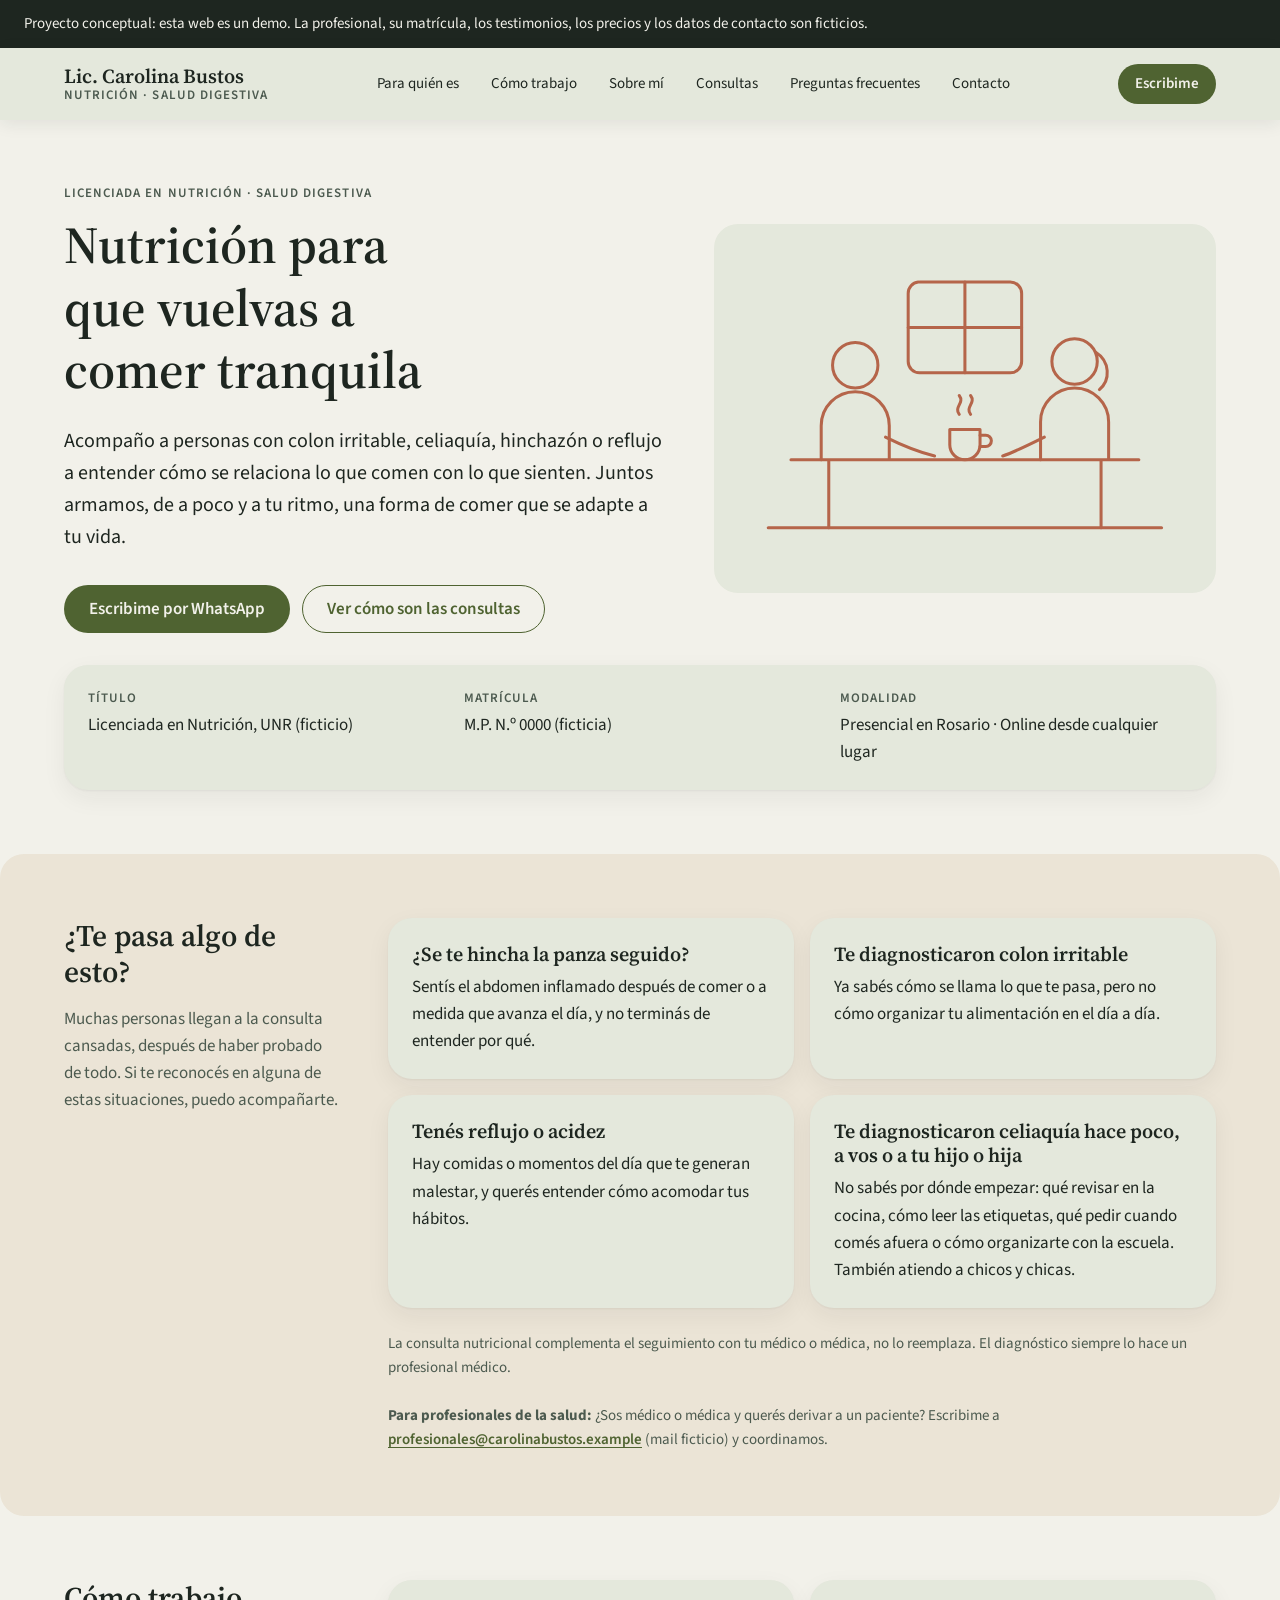
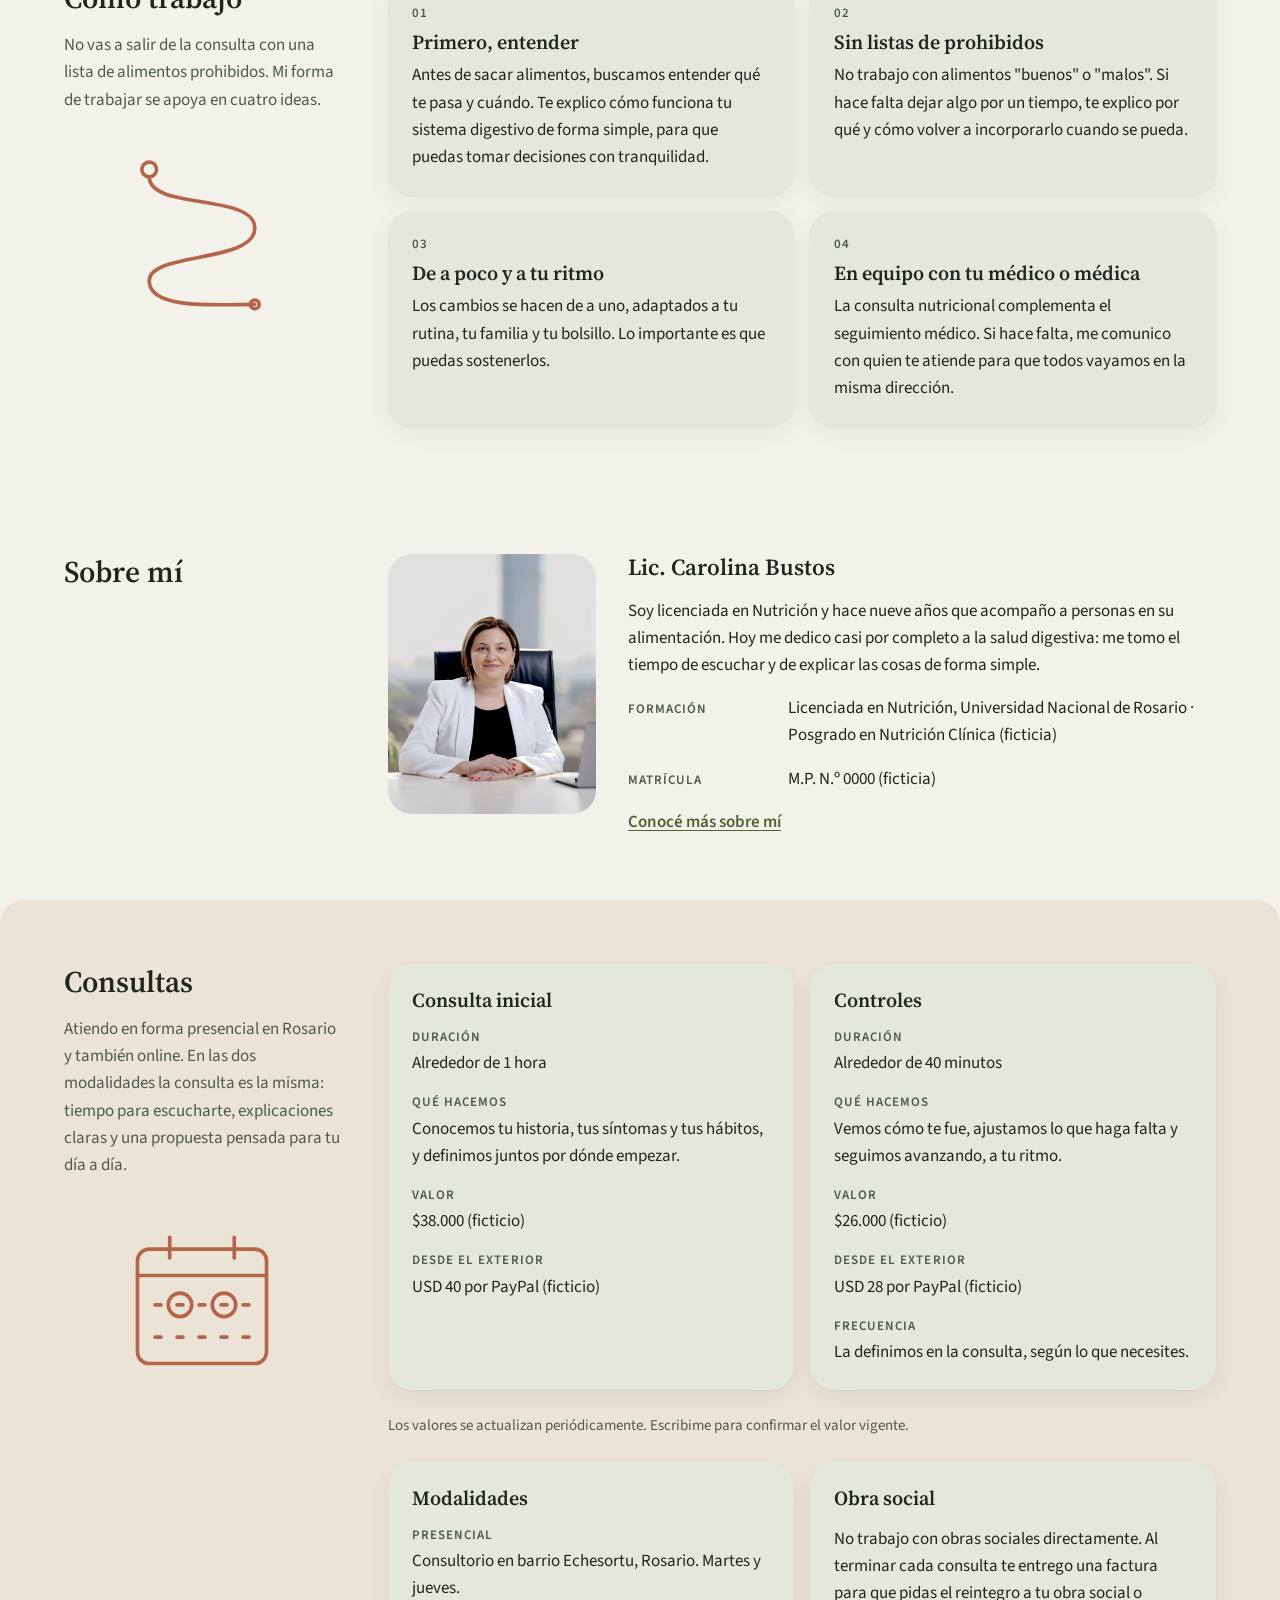
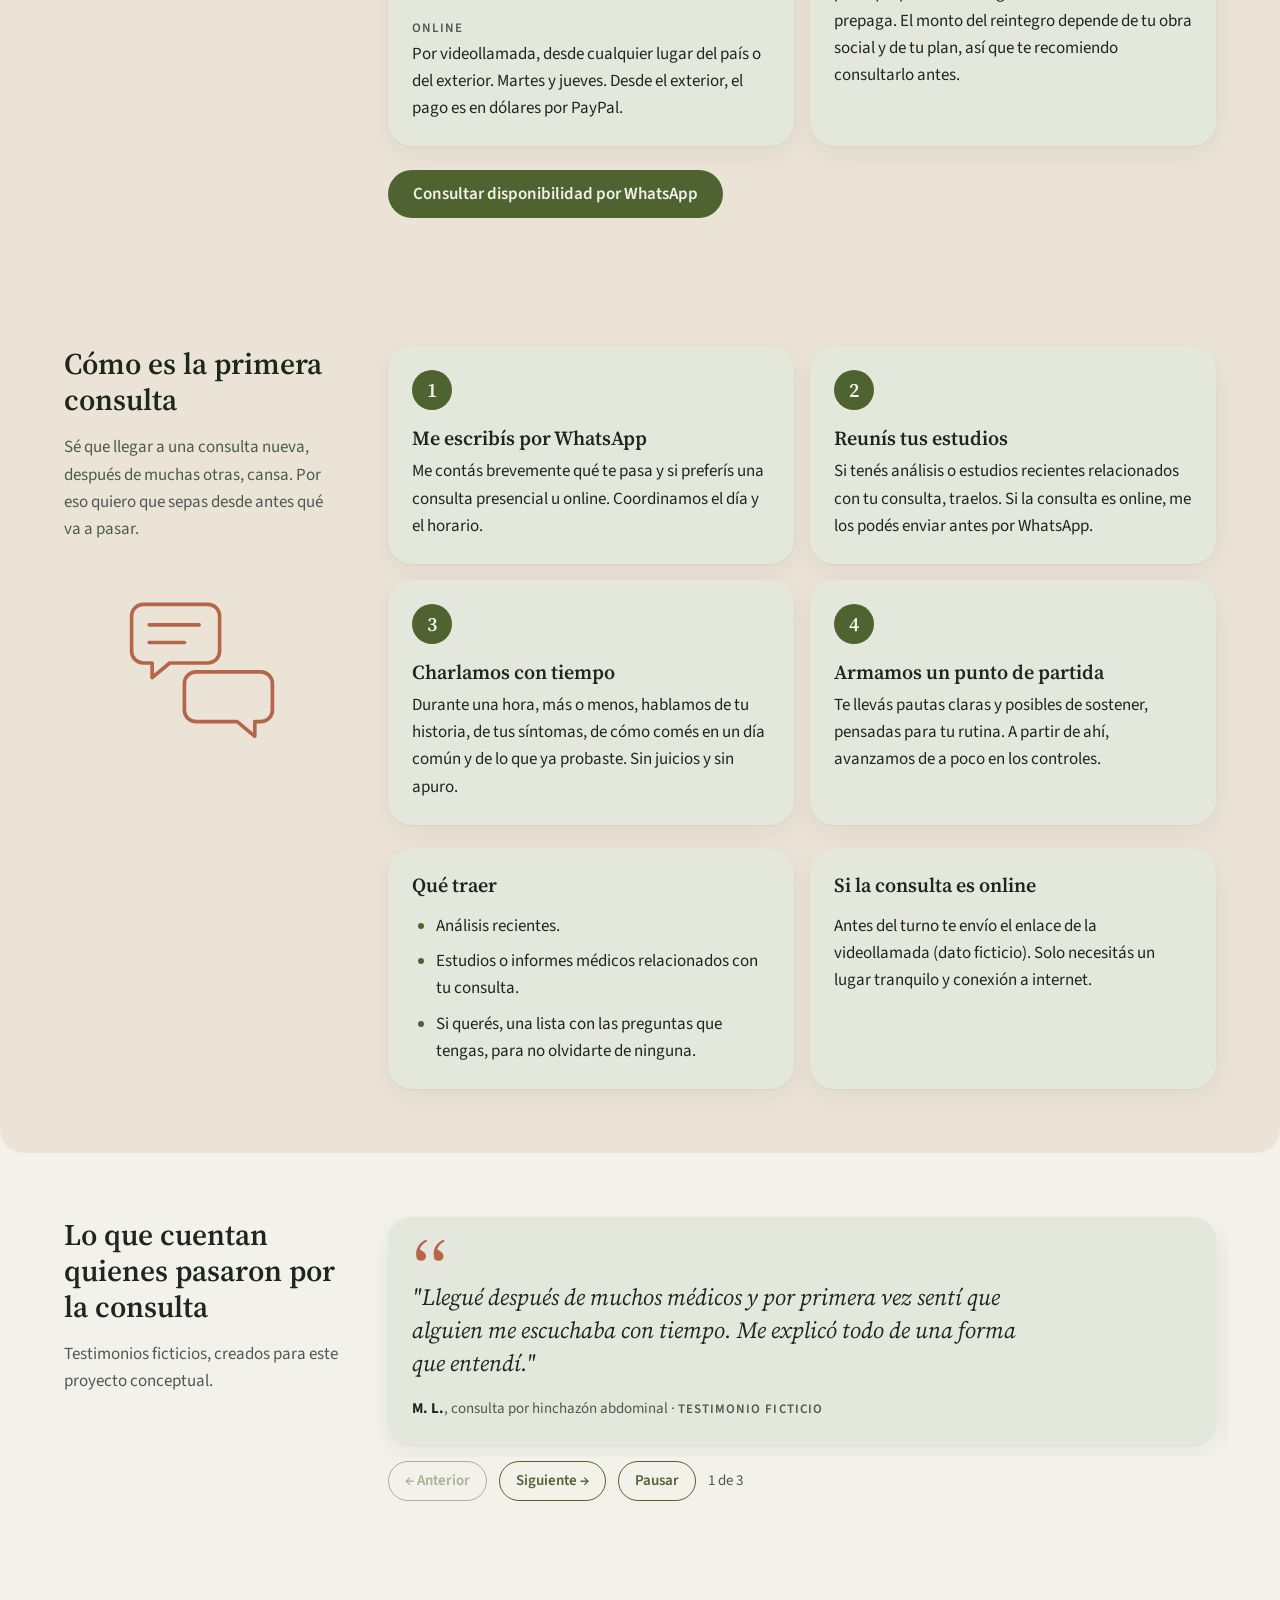
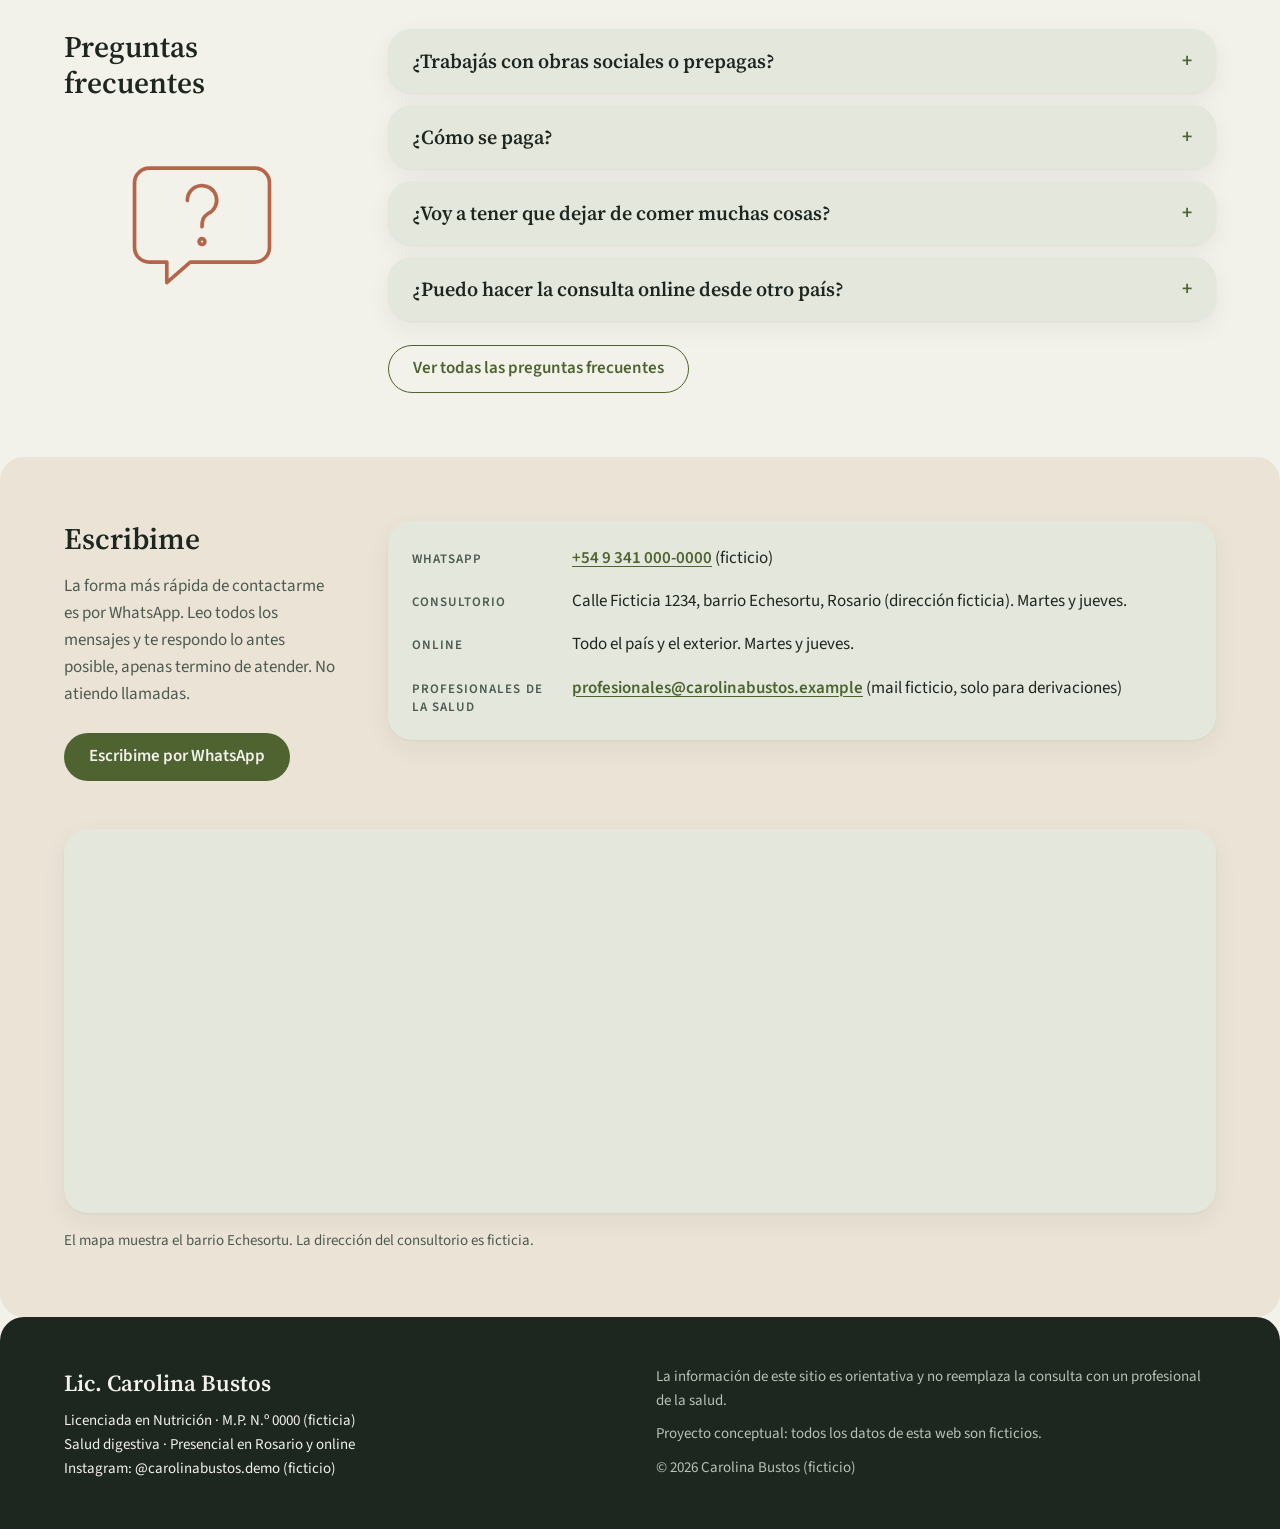
<file: index.html>
<!DOCTYPE html>
<html lang="es-AR">
<head>
  <meta charset="UTF-8">
  <meta name="viewport" content="width=device-width, initial-scale=1">
  <title>Lic. Carolina Bustos | Nutricionista en salud digestiva en Rosario y online</title>
  <meta name="description" content="Licenciada en Nutrición especializada en salud digestiva: colon irritable, celiaquía, hinchazón y reflujo. Consultas presenciales en Rosario y online.">
  <meta name="theme-color" content="#E4E8DC">
  <!-- Open Graph: cómo se ve el enlace al compartirlo. URL e imagen deben ser absolutas. La imagen sale de og-image.html. -->
  <meta property="og:type" content="website">
  <meta property="og:site_name" content="Lic. Carolina Bustos">
  <meta property="og:locale" content="es_AR">
  <meta property="og:title" content="Lic. Carolina Bustos | Nutricionista en salud digestiva en Rosario y online">
  <meta property="og:description" content="Licenciada en Nutrición especializada en salud digestiva: colon irritable, celiaquía, hinchazón y reflujo. Consultas presenciales en Rosario y online.">
  <meta property="og:url" content="https://demo-nutricionista.netlify.app/">
  <meta property="og:image" content="https://demo-nutricionista.netlify.app/assets/img/og-image.png">
  <meta property="og:image:width" content="1200">
  <meta property="og:image:height" content="630">
  <meta property="og:image:alt" content="Lic. Carolina Bustos, licenciada en Nutrición en salud digestiva: «Nutrición para que vuelvas a comer tranquila». Ilustración de una consulta. Proyecto conceptual.">
  <meta name="twitter:card" content="summary_large_image">
  <link rel="preconnect" href="https://fonts.googleapis.com">
  <link rel="preconnect" href="https://fonts.gstatic.com" crossorigin>
  <link rel="stylesheet" href="https://fonts.googleapis.com/css2?family=Source+Sans+3:wght@400;600&family=Source+Serif+4:ital,opsz,wght@0,8..60,400;0,8..60,600;1,8..60,400&display=swap">
  <link rel="stylesheet" href="css/styles.css">
  <script src="js/main.js" defer></script>
</head>
<body>

  <a class="salto" href="#contenido">Ir al contenido</a>

  <p class="aviso-conceptual">
    Proyecto conceptual: esta web es un demo. La profesional, su matrícula, los testimonios, los precios y los datos de contacto son ficticios.
  </p>

  <header class="site-header">
    <div class="contenedor site-header__contenido">
      <p class="site-header__marca">
        <a class="site-header__enlace" href="index.html" aria-current="page">
          Lic. Carolina Bustos
          <span class="site-header__bajada">Nutrición · Salud digestiva</span>
        </a>
      </p>
      <nav class="site-nav" aria-label="Secciones" data-menu>
        <!-- Botón de menú para móvil: lo muestra js/main.js. Sin JS, la lista se ve siempre. -->
        <button class="site-nav__boton" type="button" aria-label="Menú" aria-expanded="false" aria-controls="menu-secciones" data-menu-boton hidden>
          <svg class="site-nav__icono" viewBox="0 0 24 24" aria-hidden="true" focusable="false">
            <line x1="4" y1="6" x2="20" y2="6"/>
            <line x1="4" y1="12" x2="20" y2="12"/>
            <line x1="4" y1="18" x2="20" y2="18"/>
          </svg>
        </button>
        <ul class="site-nav__lista" id="menu-secciones">
          <li><a class="site-nav__enlace" href="#para-quien-es">Para quién es</a></li>
          <li><a class="site-nav__enlace" href="#como-trabajo">Cómo trabajo</a></li>
          <li><a class="site-nav__enlace" href="#sobre-mi">Sobre mí</a></li>
          <li><a class="site-nav__enlace" href="#consultas">Consultas</a></li>
          <li><a class="site-nav__enlace" href="#preguntas-frecuentes">Preguntas frecuentes</a></li>
          <li><a class="site-nav__enlace" href="#contacto">Contacto</a></li>
        </ul>
      </nav>
      <!-- En móvil con JS, este enlace pasa a ser el botón flotante de WhatsApp (ver css/styles.css). -->
      <a class="boton boton--principal boton--chico site-header__whatsapp" href="https://wa.me/5493410000000?text=Hola%2C%20Carolina.%20Te%20escribo%20desde%20la%20web.%0AModalidad%20(presencial%20u%20online)%3A%20%0AMotivo%20de%20consulta%3A%20" target="_blank" rel="noopener">
        <svg class="site-header__whatsapp-icono" viewBox="0 0 24 24" aria-hidden="true" focusable="false">
          <path d="M17.472 14.382c-.297-.149-1.758-.867-2.03-.967-.273-.099-.471-.148-.67.15-.197.297-.767.966-.94 1.164-.173.199-.347.223-.644.075-.297-.15-1.255-.463-2.39-1.475-.883-.788-1.48-1.761-1.653-2.059-.173-.297-.018-.458.13-.606.134-.133.298-.347.446-.52.149-.174.198-.298.298-.497.099-.198.05-.371-.025-.52-.075-.149-.669-1.612-.916-2.207-.242-.579-.487-.5-.669-.51-.173-.008-.371-.01-.57-.01-.198 0-.52.074-.792.372-.272.297-1.04 1.016-1.04 2.479 0 1.462 1.065 2.875 1.213 3.074.149.198 2.096 3.2 5.077 4.487.709.306 1.262.489 1.694.625.712.227 1.36.195 1.871.118.571-.085 1.758-.719 2.006-1.413.248-.694.248-1.289.173-1.413-.074-.124-.272-.198-.57-.347m-5.421 7.403h-.004a9.87 9.87 0 0 1-5.031-1.378l-.361-.214-3.741.982.998-3.648-.235-.374a9.86 9.86 0 0 1-1.51-5.26c.001-5.45 4.436-9.884 9.888-9.884 2.64 0 5.122 1.03 6.988 2.898a9.825 9.825 0 0 1 2.893 6.994c-.003 5.45-4.437 9.884-9.885 9.884m8.413-18.297A11.815 11.815 0 0 0 12.05 0C5.495 0 .16 5.335.157 11.892c0 2.096.547 4.142 1.588 5.945L.057 24l6.305-1.654a11.882 11.882 0 0 0 5.683 1.448h.005c6.554 0 11.89-5.335 11.893-11.893a11.821 11.821 0 0 0-3.48-8.413Z"/>
        </svg>
        <span class="site-header__whatsapp-texto">Escribime<span class="visualmente-oculto"> por WhatsApp</span></span>
      </a>
    </div>
  </header>

  <main id="contenido">

    <!-- ============ HERO ============ -->

    <section class="seccion" aria-labelledby="hero-titulo">
      <div class="contenedor">
        <div class="hero">
          <div class="hero__texto">
            <p class="etiqueta">Licenciada en Nutrición · Salud digestiva</p>
            <h1 class="hero__titulo" id="hero-titulo">Nutrición para que vuelvas a comer tranquila</h1>
            <p class="hero__bajada">Acompaño a personas con colon irritable, celiaquía, hinchazón o reflujo a entender cómo se relaciona lo que comen con lo que sienten. Juntos armamos, de a poco y a tu ritmo, una forma de comer que se adapte a tu vida.</p>
            <div class="hero__acciones">
              <a class="boton boton--principal" href="https://wa.me/5493410000000?text=Hola%2C%20Carolina.%20Te%20escribo%20desde%20la%20web.%0AModalidad%20(presencial%20u%20online)%3A%20%0AMotivo%20de%20consulta%3A%20" target="_blank" rel="noopener">Escribime por WhatsApp</a>
              <a class="boton boton--secundario" href="#consultas">Ver cómo son las consultas</a>
            </div>
          </div>
          <div class="hero__escena">
            <!-- Ilustración "Consulta": dos personas conversando en un escritorio, con una taza -->
            <svg class="trazo trazo--escena" viewBox="0 0 240 170" aria-hidden="true" focusable="false">
              <path pathLength="1" d="M96 18 H144 A6 6 0 0 1 150 24 V60 A6 6 0 0 1 144 66 H96 A6 6 0 0 1 90 60 V24 A6 6 0 0 1 96 18 Z"/>
              <path pathLength="1" d="M120 18 V66 M90 42 H150"/>
              <circle pathLength="1" cx="62" cy="62" r="12"/>
              <path pathLength="1" d="M44 112 V94 A18 18 0 0 1 80 94 V112"/>
              <path pathLength="1" d="M78 100 C88 105 96 108 104 110"/>
              <circle pathLength="1" cx="178" cy="60" r="12"/>
              <path pathLength="1" d="M189 55 C197 60 197 70 191 75"/>
              <path pathLength="1" d="M160 112 V92 A18 18 0 0 1 196 92 V112"/>
              <path pathLength="1" d="M162 100 C152 105 146 108 140 110"/>
              <path pathLength="1" d="M112 96 H128 V104 A8 8 0 0 1 120 112 A8 8 0 0 1 112 104 Z"/>
              <path pathLength="1" d="M128 99 H131 A3 3 0 0 1 131 105 H128"/>
              <path pathLength="1" d="M117 88 C114 84 120 82 117 78 M123 88 C120 84 126 82 123 78"/>
              <path pathLength="1" d="M28 112 H212 M48 112 V148 M192 112 V148"/>
              <path pathLength="1" d="M16 148 H224"/>
            </svg>
          </div>
        </div>
        <dl class="ficha ficha--franja tarjeta hero__datos">
          <div class="ficha__fila">
            <dt class="etiqueta">Título</dt>
            <dd>Licenciada en Nutrición, UNR (ficticio)</dd>
          </div>
          <div class="ficha__fila">
            <dt class="etiqueta">Matrícula</dt>
            <dd>M.P. N.º 0000 (ficticia)</dd>
          </div>
          <div class="ficha__fila">
            <dt class="etiqueta">Modalidad</dt>
            <dd>Presencial en Rosario · Online desde cualquier lugar</dd>
          </div>
        </dl>
      </div>
    </section>

    <!-- ============ PARA QUIÉN ES ============ -->

    <div class="banda">
    <section class="seccion" id="para-quien-es" aria-labelledby="para-quien-es-titulo">
      <div class="contenedor bloque">
        <div class="bloque__cabecera">
          <h2 class="seccion__titulo" id="para-quien-es-titulo">¿Te pasa algo de esto?</h2>
          <p class="seccion__intro">Muchas personas llegan a la consulta cansadas, después de haber probado de todo. Si te reconocés en alguna de estas situaciones, puedo acompañarte.</p>
        </div>
        <div class="bloque__contenido">
          <ul class="situaciones">
            <li class="situacion tarjeta">
              <h3 class="situacion__titulo">¿Se te hincha la panza seguido?</h3>
              <p>Sentís el abdomen inflamado después de comer o a medida que avanza el día, y no terminás de entender por qué.</p>
            </li>
            <li class="situacion tarjeta">
              <h3 class="situacion__titulo">Te diagnosticaron colon irritable</h3>
              <p>Ya sabés cómo se llama lo que te pasa, pero no cómo organizar tu alimentación en el día a día.</p>
            </li>
            <li class="situacion tarjeta">
              <h3 class="situacion__titulo">Tenés reflujo o acidez</h3>
              <p>Hay comidas o momentos del día que te generan malestar, y querés entender cómo acomodar tus hábitos.</p>
            </li>
            <li class="situacion tarjeta">
              <h3 class="situacion__titulo">Te diagnosticaron celiaquía hace poco, a vos o a tu hijo o hija</h3>
              <p>No sabés por dónde empezar: qué revisar en la cocina, cómo leer las etiquetas, qué pedir cuando comés afuera o cómo organizarte con la escuela. También atiendo a chicos y chicas.</p>
            </li>
          </ul>
          <p class="aclaracion">La consulta nutricional complementa el seguimiento con tu médico o médica, no lo reemplaza. El diagnóstico siempre lo hace un profesional médico.</p>
          <p class="aclaracion"><strong>Para profesionales de la salud:</strong> ¿Sos médico o médica y querés derivar a un paciente? Escribime a <a class="enlace" href="mailto:profesionales@carolinabustos.example">profesionales@carolinabustos.example</a> (mail ficticio) y coordinamos.</p>
        </div>
      </div>
    </section>
    </div>

    <!-- ============ CÓMO TRABAJO ============ -->

    <section class="seccion" id="como-trabajo" aria-labelledby="como-trabajo-titulo">
      <div class="contenedor bloque">
        <div class="bloque__cabecera">
          <h2 class="seccion__titulo" id="como-trabajo-titulo">Cómo trabajo</h2>
          <p class="seccion__intro">No vas a salir de la consulta con una lista de alimentos prohibidos. Mi forma de trabajar se apoya en cuatro ideas.</p>
          <!-- Ilustración "Recorrido": un camino que avanza de a poco -->
          <svg class="trazo bloque__ilustracion" viewBox="0 0 120 120" aria-hidden="true" focusable="false">
            <circle pathLength="1" cx="24" cy="16" r="5"/>
            <path pathLength="1" d="M24 21 C24 44 96 32 96 56 S24 72 24 92 S72 108 96 108"/>
            <circle pathLength="1" cx="96" cy="108" r="3"/>
          </svg>
        </div>
        <ol class="principios">
          <li class="principio tarjeta">
            <p class="etiqueta" aria-hidden="true">01</p>
            <h3 class="principio__titulo">Primero, entender</h3>
            <p>Antes de sacar alimentos, buscamos entender qué te pasa y cuándo. Te explico cómo funciona tu sistema digestivo de forma simple, para que puedas tomar decisiones con tranquilidad.</p>
          </li>
          <li class="principio tarjeta">
            <p class="etiqueta" aria-hidden="true">02</p>
            <h3 class="principio__titulo">Sin listas de prohibidos</h3>
            <p>No trabajo con alimentos "buenos" o "malos". Si hace falta dejar algo por un tiempo, te explico por qué y cómo volver a incorporarlo cuando se pueda.</p>
          </li>
          <li class="principio tarjeta">
            <p class="etiqueta" aria-hidden="true">03</p>
            <h3 class="principio__titulo">De a poco y a tu ritmo</h3>
            <p>Los cambios se hacen de a uno, adaptados a tu rutina, tu familia y tu bolsillo. Lo importante es que puedas sostenerlos.</p>
          </li>
          <li class="principio tarjeta">
            <p class="etiqueta" aria-hidden="true">04</p>
            <h3 class="principio__titulo">En equipo con tu médico o médica</h3>
            <p>La consulta nutricional complementa el seguimiento médico. Si hace falta, me comunico con quien te atiende para que todos vayamos en la misma dirección.</p>
          </li>
        </ol>
      </div>
    </section>

    <!-- ============ SOBRE MÍ ============ -->

    <section class="seccion" id="sobre-mi" aria-labelledby="sobre-mi-titulo">
      <div class="contenedor bloque">
        <div class="bloque__cabecera">
          <h2 class="seccion__titulo" id="sobre-mi-titulo">Sobre mí</h2>
        </div>
        <div class="sobre-mi">
          <!-- Foto de ejemplo (proyecto conceptual). Archivo: assets/img/retrato-carolina-bustos.jpg,
               vertical 4:5, 800 × 1000 px. Mientras no exista, se ve el texto alternativo. -->
          <img class="retrato" src="assets/img/retrato-carolina-bustos.jpg" alt="Retrato de Carolina Bustos, licenciada en Nutrición." width="800" height="1000" loading="lazy" decoding="async">
          <div class="sobre-mi__texto">
            <h3 class="sobre-mi__nombre">Lic. Carolina Bustos</h3>
            <p>Soy licenciada en Nutrición y hace nueve años que acompaño a personas en su alimentación. Hoy me dedico casi por completo a la salud digestiva: me tomo el tiempo de escuchar y de explicar las cosas de forma simple.</p>
            <dl class="ficha">
              <div class="ficha__fila">
                <dt class="etiqueta">Formación</dt>
                <dd>Licenciada en Nutrición, Universidad Nacional de Rosario · Posgrado en Nutrición Clínica (ficticia)</dd>
              </div>
              <div class="ficha__fila">
                <dt class="etiqueta">Matrícula</dt>
                <dd>M.P. N.º 0000 (ficticia)</dd>
              </div>
            </dl>
            <p><a class="enlace" href="sobre-mi.html">Conocé más sobre mí</a></p>
          </div>
        </div>
      </div>
    </section>

    <!-- Banda con la información práctica: Consultas y Primera consulta -->
    <div class="banda">

    <!-- ============ CONSULTAS ============ -->
    <!-- Único lugar con precios: se actualizan cada 2 o 3 meses. -->

    <section class="seccion" id="consultas" aria-labelledby="consultas-titulo">
      <div class="contenedor bloque">
        <div class="bloque__cabecera">
          <h2 class="seccion__titulo" id="consultas-titulo">Consultas</h2>
          <p class="seccion__intro">Atiendo en forma presencial en Rosario y también online. En las dos modalidades la consulta es la misma: tiempo para escucharte, explicaciones claras y una propuesta pensada para tu día a día.</p>
          <!-- Ilustración "Agenda": calendario con dos días marcados (martes y jueves) -->
          <svg class="trazo bloque__ilustracion" viewBox="0 0 120 120" aria-hidden="true" focusable="false">
            <path pathLength="1" d="M24 26 H96 A8 8 0 0 1 104 34 V96 A8 8 0 0 1 96 104 H24 A8 8 0 0 1 16 96 V34 A8 8 0 0 1 24 26 Z"/>
            <path pathLength="1" d="M16 44 H104"/>
            <path pathLength="1" d="M38 18 V32 M82 18 V32"/>
            <path pathLength="1" d="M28 64 H32 M43 64 H47 M58 64 H62 M73 64 H77 M88 64 H92 M28 86 H32 M43 86 H47 M58 86 H62 M73 86 H77 M88 86 H92"/>
            <circle pathLength="1" cx="45" cy="64" r="8"/>
            <circle pathLength="1" cx="75" cy="64" r="8"/>
          </svg>
        </div>
        <div class="bloque__contenido">
          <div class="consultas">
            <article class="consulta tarjeta">
              <h3 class="consulta__titulo">Consulta inicial</h3>
              <dl class="ficha">
                <div class="ficha__fila">
                  <dt class="etiqueta">Duración</dt>
                  <dd>Alrededor de 1 hora</dd>
                </div>
                <div class="ficha__fila">
                  <dt class="etiqueta">Qué hacemos</dt>
                  <dd>Conocemos tu historia, tus síntomas y tus hábitos, y definimos juntos por dónde empezar.</dd>
                </div>
                <div class="ficha__fila">
                  <dt class="etiqueta">Valor</dt>
                  <dd>$38.000 (ficticio)</dd>
                </div>
                <div class="ficha__fila">
                  <dt class="etiqueta">Desde el exterior</dt>
                  <dd>USD 40 por PayPal (ficticio)</dd>
                </div>
              </dl>
            </article>
            <article class="consulta tarjeta">
              <h3 class="consulta__titulo">Controles</h3>
              <dl class="ficha">
                <div class="ficha__fila">
                  <dt class="etiqueta">Duración</dt>
                  <dd>Alrededor de 40 minutos</dd>
                </div>
                <div class="ficha__fila">
                  <dt class="etiqueta">Qué hacemos</dt>
                  <dd>Vemos cómo te fue, ajustamos lo que haga falta y seguimos avanzando, a tu ritmo.</dd>
                </div>
                <div class="ficha__fila">
                  <dt class="etiqueta">Valor</dt>
                  <dd>$26.000 (ficticio)</dd>
                </div>
                <div class="ficha__fila">
                  <dt class="etiqueta">Desde el exterior</dt>
                  <dd>USD 28 por PayPal (ficticio)</dd>
                </div>
                <div class="ficha__fila">
                  <dt class="etiqueta">Frecuencia</dt>
                  <dd>La definimos en la consulta, según lo que necesites.</dd>
                </div>
              </dl>
            </article>
          </div>
          <p class="aclaracion">Los valores se actualizan periódicamente. Escribime para confirmar el valor vigente.</p>
          <div class="consultas">
            <article class="consulta tarjeta">
              <h3 class="consulta__titulo">Modalidades</h3>
              <dl class="ficha">
                <div class="ficha__fila">
                  <dt class="etiqueta">Presencial</dt>
                  <dd>Consultorio en barrio Echesortu, Rosario. Martes y jueves.</dd>
                </div>
                <div class="ficha__fila">
                  <dt class="etiqueta">Online</dt>
                  <dd>Por videollamada, desde cualquier lugar del país o del exterior. Martes y jueves. Desde el exterior, el pago es en dólares por PayPal.</dd>
                </div>
              </dl>
            </article>
            <article class="consulta tarjeta">
              <h3 class="consulta__titulo">Obra social</h3>
              <p>No trabajo con obras sociales directamente. Al terminar cada consulta te entrego una factura para que pidas el reintegro a tu obra social o prepaga. El monto del reintegro depende de tu obra social y de tu plan, así que te recomiendo consultarlo antes.</p>
            </article>
          </div>
          <p>
            <a class="boton boton--principal" href="https://wa.me/5493410000000?text=Hola%2C%20Carolina.%20Te%20escribo%20desde%20la%20web.%0AModalidad%20(presencial%20u%20online)%3A%20%0AMotivo%20de%20consulta%3A%20" target="_blank" rel="noopener">Consultar disponibilidad por WhatsApp</a>
          </p>
        </div>
      </div>
    </section>

    <!-- ============ PRIMERA CONSULTA ============ -->
    <!-- Único lugar con "Qué traer": las preguntas frecuentes remiten acá. -->

    <section class="seccion" id="primera-consulta" aria-labelledby="primera-consulta-titulo">
      <div class="contenedor bloque">
        <div class="bloque__cabecera">
          <h2 class="seccion__titulo" id="primera-consulta-titulo">Cómo es la primera consulta</h2>
          <p class="seccion__intro">Sé que llegar a una consulta nueva, después de muchas otras, cansa. Por eso quiero que sepas desde antes qué va a pasar.</p>
          <!-- Ilustración "Conversación": dos globos de diálogo -->
          <svg class="trazo bloque__ilustracion" viewBox="0 0 120 120" aria-hidden="true" focusable="false">
            <path pathLength="1" d="M20 20 H64 A8 8 0 0 1 72 28 V52 A8 8 0 0 1 64 60 H38 L26 70 V60 H20 A8 8 0 0 1 12 52 V28 A8 8 0 0 1 20 20 Z"/>
            <path pathLength="1" d="M24 34 H58"/>
            <path pathLength="1" d="M24 46 H48"/>
            <path pathLength="1" d="M56 66 H100 A8 8 0 0 1 108 74 V92 A8 8 0 0 1 100 100 H96 V110 L84 100 H56 A8 8 0 0 1 48 92 V74 A8 8 0 0 1 56 66 Z"/>
          </svg>
        </div>
        <div class="bloque__contenido">
          <ol class="pasos">
            <li class="paso tarjeta">
              <h3 class="paso__titulo">Me escribís por WhatsApp</h3>
              <p>Me contás brevemente qué te pasa y si preferís una consulta presencial u online. Coordinamos el día y el horario.</p>
            </li>
            <li class="paso tarjeta">
              <h3 class="paso__titulo">Reunís tus estudios</h3>
              <p>Si tenés análisis o estudios recientes relacionados con tu consulta, traelos. Si la consulta es online, me los podés enviar antes por WhatsApp.</p>
            </li>
            <li class="paso tarjeta">
              <h3 class="paso__titulo">Charlamos con tiempo</h3>
              <p>Durante una hora, más o menos, hablamos de tu historia, de tus síntomas, de cómo comés en un día común y de lo que ya probaste. Sin juicios y sin apuro.</p>
            </li>
            <li class="paso tarjeta">
              <h3 class="paso__titulo">Armamos un punto de partida</h3>
              <p>Te llevás pautas claras y posibles de sostener, pensadas para tu rutina. A partir de ahí, avanzamos de a poco en los controles.</p>
            </li>
          </ol>
          <div class="consultas">
            <article class="consulta tarjeta">
              <h3 class="consulta__titulo">Qué traer</h3>
              <ul class="lista">
                <li>Análisis recientes.</li>
                <li>Estudios o informes médicos relacionados con tu consulta.</li>
                <li>Si querés, una lista con las preguntas que tengas, para no olvidarte de ninguna.</li>
              </ul>
            </article>
            <article class="consulta tarjeta">
              <h3 class="consulta__titulo">Si la consulta es online</h3>
              <p>Antes del turno te envío el enlace de la videollamada (dato ficticio). Solo necesitás un lugar tranquilo y conexión a internet.</p>
            </article>
          </div>
        </div>
      </div>
    </section>

    </div>

    <!-- ============ TESTIMONIOS ============ -->
    <!-- Ficticios: en un proyecto real, solo con permiso de cada paciente. -->

    <section class="seccion" id="testimonios" aria-labelledby="testimonios-titulo">
      <div class="contenedor bloque">
        <div class="bloque__cabecera">
          <h2 class="seccion__titulo" id="testimonios-titulo">Lo que cuentan quienes pasaron por la consulta</h2>
          <p class="seccion__intro">Testimonios ficticios, creados para este proyecto conceptual.</p>
        </div>
        <!-- Slider: sin JS se desliza con el dedo, el trackpad o el teclado.
             js/main.js muestra los botones Anterior / Siguiente / Pausar
             y lo hace avanzar solo (intervalo en el token --slider-intervalo). -->
        <div class="slider" data-slider>
          <div class="slider__pista" role="region" aria-label="Testimonios" tabindex="0">
          <figure class="testimonio tarjeta">
            <blockquote class="testimonio__cita">
              <p>"Llegué después de muchos médicos y por primera vez sentí que alguien me escuchaba con tiempo. Me explicó todo de una forma que entendí."</p>
            </blockquote>
            <figcaption class="testimonio__autor">
              <strong>M. L.</strong>, consulta por hinchazón abdominal · <span class="etiqueta">Testimonio ficticio</span>
            </figcaption>
          </figure>
          <figure class="testimonio tarjeta">
            <blockquote class="testimonio__cita">
              <p>"Cuando a mi hija le diagnosticaron celiaquía, no sabía ni qué comprar. Me ayudó a organizar la cocina y a hablar con la escuela sin tanta angustia."</p>
            </blockquote>
            <figcaption class="testimonio__autor">
              <strong>S. R.</strong>, mamá de una nena celíaca · <span class="etiqueta">Testimonio ficticio</span>
            </figcaption>
          </figure>
          <figure class="testimonio tarjeta">
            <blockquote class="testimonio__cita">
              <p>"Hago las consultas online desde Madrid y todo es muy claro: cómo pagar, qué mandar y cuándo. Es como estar en el consultorio."</p>
            </blockquote>
            <figcaption class="testimonio__autor">
              <strong>J. P.</strong>, consulta online desde el exterior · <span class="etiqueta">Testimonio ficticio</span>
            </figcaption>
          </figure>
          </div>
          <div class="slider__controles" hidden>
            <button class="boton boton--secundario boton--chico" type="button" data-slider-anterior><span aria-hidden="true">←&nbsp;</span>Anterior</button>
            <button class="boton boton--secundario boton--chico" type="button" data-slider-siguiente>Siguiente<span aria-hidden="true">&nbsp;→</span></button>
            <button class="boton boton--secundario boton--chico" type="button" data-slider-pausa hidden>Pausar</button>
            <p class="aclaracion" aria-live="polite" data-slider-estado></p>
          </div>
        </div>
      </div>
    </section>

    <!-- ============ PREGUNTAS FRECUENTES ============ -->
    <!-- En la home, solo las 4 más importantes. Todas (las 13) van en
         preguntas-frecuentes.html. Si cambia una respuesta, cambiarla en
         las dos páginas. -->

    <section class="seccion" id="preguntas-frecuentes" aria-labelledby="preguntas-frecuentes-titulo">
      <div class="contenedor bloque">
        <div class="bloque__cabecera">
          <h2 class="seccion__titulo" id="preguntas-frecuentes-titulo">Preguntas frecuentes</h2>
          <!-- Ilustración "Pregunta": la misma de preguntas-frecuentes.html -->
          <svg class="trazo bloque__ilustracion" viewBox="0 0 120 120" aria-hidden="true" focusable="false">
            <path pathLength="1" d="M24 24 H96 A10 10 0 0 1 106 34 V78 A10 10 0 0 1 96 88 H52 L36 102 V88 H24 A10 10 0 0 1 14 78 V34 A10 10 0 0 1 24 24 Z"/>
            <path pathLength="1" d="M50 46 A10 10 0 1 1 64 55 C61 57 60 59 60 64"/>
            <circle pathLength="1" cx="60" cy="74" r="2"/>
          </svg>
        </div>
        <div class="bloque__contenido">
          <div class="faq">
            <details class="faq__item tarjeta">
              <summary class="faq__pregunta">¿Trabajás con obras sociales o prepagas?</summary>
              <p class="faq__respuesta">No trabajo con obras sociales directamente. Al terminar cada consulta te entrego una factura para que pidas el reintegro. El monto depende de tu obra social y de tu plan, así que te recomiendo consultarlo antes.</p>
            </details>
            <details class="faq__item tarjeta">
              <summary class="faq__pregunta">¿Cómo se paga?</summary>
              <p class="faq__respuesta">En el consultorio, por transferencia bancaria o en efectivo. En las consultas online desde Argentina, por transferencia. Desde el exterior, en dólares por PayPal.</p>
            </details>
            <details class="faq__item tarjeta">
              <summary class="faq__pregunta">¿Voy a tener que dejar de comer muchas cosas?</summary>
              <p class="faq__respuesta">No trabajo con listas rígidas. La idea es entender, de a poco, cómo te sienta cada alimento y armar una forma de comer variada y posible de sostener. En el caso de la celiaquía, el gluten se deja por indicación médica, y te acompaño para que eso no signifique comer aburrido ni con miedo.</p>
            </details>
            <details class="faq__item tarjeta">
              <summary class="faq__pregunta">¿Puedo hacer la consulta online desde otro país?</summary>
              <p class="faq__respuesta">Sí. Atiendo online a personas de todo el país y del exterior, los martes y jueves. El horario lo coordinamos teniendo en cuenta la diferencia horaria.</p>
            </details>
          </div>
          <p>
            <a class="boton boton--secundario" href="preguntas-frecuentes.html">Ver todas las preguntas frecuentes</a>
          </p>
        </div>
      </div>
    </section>

    <!-- ============ CONTACTO ============ -->
    <!-- Pacientes: solo WhatsApp. El mail es solo para profesionales de la salud. -->

    <div class="banda">
    <section class="seccion" id="contacto" aria-labelledby="contacto-titulo">
      <div class="contenedor bloque">
        <div class="bloque__cabecera">
          <h2 class="seccion__titulo" id="contacto-titulo">Escribime</h2>
          <p class="seccion__intro">La forma más rápida de contactarme es por WhatsApp. Leo todos los mensajes y te respondo lo antes posible, apenas termino de atender. No atiendo llamadas.</p>
          <p>
            <a class="boton boton--principal" href="https://wa.me/5493410000000?text=Hola%2C%20Carolina.%20Te%20escribo%20desde%20la%20web.%0AModalidad%20(presencial%20u%20online)%3A%20%0AMotivo%20de%20consulta%3A%20" target="_blank" rel="noopener">Escribime por WhatsApp</a>
          </p>
        </div>
        <div class="bloque__contenido">
          <div class="contacto__datos tarjeta">
            <dl class="ficha">
              <div class="ficha__fila">
                <dt class="etiqueta">WhatsApp</dt>
                <dd><a class="enlace" href="https://wa.me/5493410000000?text=Hola%2C%20Carolina.%20Te%20escribo%20desde%20la%20web.%0AModalidad%20(presencial%20u%20online)%3A%20%0AMotivo%20de%20consulta%3A%20" target="_blank" rel="noopener">+54 9 341 000-0000</a> (ficticio)</dd>
              </div>
              <div class="ficha__fila">
                <dt class="etiqueta">Consultorio</dt>
                <dd>Calle Ficticia 1234, barrio Echesortu, Rosario (dirección ficticia). Martes y jueves.</dd>
              </div>
              <div class="ficha__fila">
                <dt class="etiqueta">Online</dt>
                <dd>Todo el país y el exterior. Martes y jueves.</dd>
              </div>
              <div class="ficha__fila">
                <dt class="etiqueta">Profesionales de la salud</dt>
                <dd><a class="enlace" href="mailto:profesionales@carolinabustos.example">profesionales@carolinabustos.example</a> (mail ficticio, solo para derivaciones)</dd>
              </div>
            </dl>
          </div>
        </div>
        <!-- Mapa del barrio en una fila propia, a todo el ancho, sin marcar una
             dirección: la del consultorio es ficticia. En un proyecto real,
             usar la dirección exacta. -->
        <div class="contacto__mapa">
          <div class="mapa">
            <iframe src="https://www.google.com/maps?q=Echesortu,+Rosario,+Santa+Fe&amp;output=embed" title="Mapa de barrio Echesortu, Rosario" width="1200" height="400" loading="lazy" referrerpolicy="no-referrer-when-downgrade"></iframe>
          </div>
          <p class="aclaracion">El mapa muestra el barrio Echesortu. La dirección del consultorio es ficticia.</p>
        </div>
      </div>
    </section>
    </div>

    <!-- ============ GUÍA DE CELIAQUÍA (OCULTA) ============
         No publicar hasta que la guía esté lista: con el atributo hidden no
         se ve ni la leen los lectores de pantalla. Para publicarla, quitar
         hidden, cargar el PDF y agregar el enlace en la sección que
         corresponda. Descarga directa, sin pedir el mail.
         [PENDIENTE: PDF de la guía y si será gratuita o paga] -->

    <section class="seccion" id="guia-celiaquia" aria-labelledby="guia-celiaquia-titulo" hidden>
      <div class="contenedor bloque">
        <div class="bloque__cabecera">
          <h2 class="seccion__titulo" id="guia-celiaquia-titulo">Recién te diagnosticaron celiaquía</h2>
        </div>
        <div class="bloque__contenido">
          <p class="seccion__intro">Armé una guía con lo básico para los primeros días: qué revisar en tu cocina, cómo leer las etiquetas y qué preguntar cuando comés afuera.</p>
          <p>
            <a class="boton boton--principal" href="assets/guia-celiaquia.pdf" download>Descargar la guía (PDF)</a>
          </p>
        </div>
      </div>
    </section>

  </main>

  <!-- ============ FOOTER ============ -->

  <footer class="site-footer">
    <div class="contenedor site-footer__contenido">
      <div>
        <p class="site-footer__marca">Lic. Carolina Bustos</p>
        <p>Licenciada en Nutrición · M.P. N.º 0000 (ficticia)</p>
        <p>Salud digestiva · Presencial en Rosario y online</p>
        <!-- [PENDIENTE: enlace a la cuenta real de Instagram]. Va como texto
             para no enlazar a una cuenta ajena que pueda existir con ese nombre. -->
        <p>Instagram: @carolinabustos.demo (ficticio)</p>
      </div>
      <div class="site-footer__legal">
        <p>La información de este sitio es orientativa y no reemplaza la consulta con un profesional de la salud.</p>
        <p>Proyecto conceptual: todos los datos de esta web son ficticios.</p>
        <p>© 2026 Carolina Bustos (ficticio)</p>
      </div>
    </div>
  </footer>

</body>
</html>
</file>
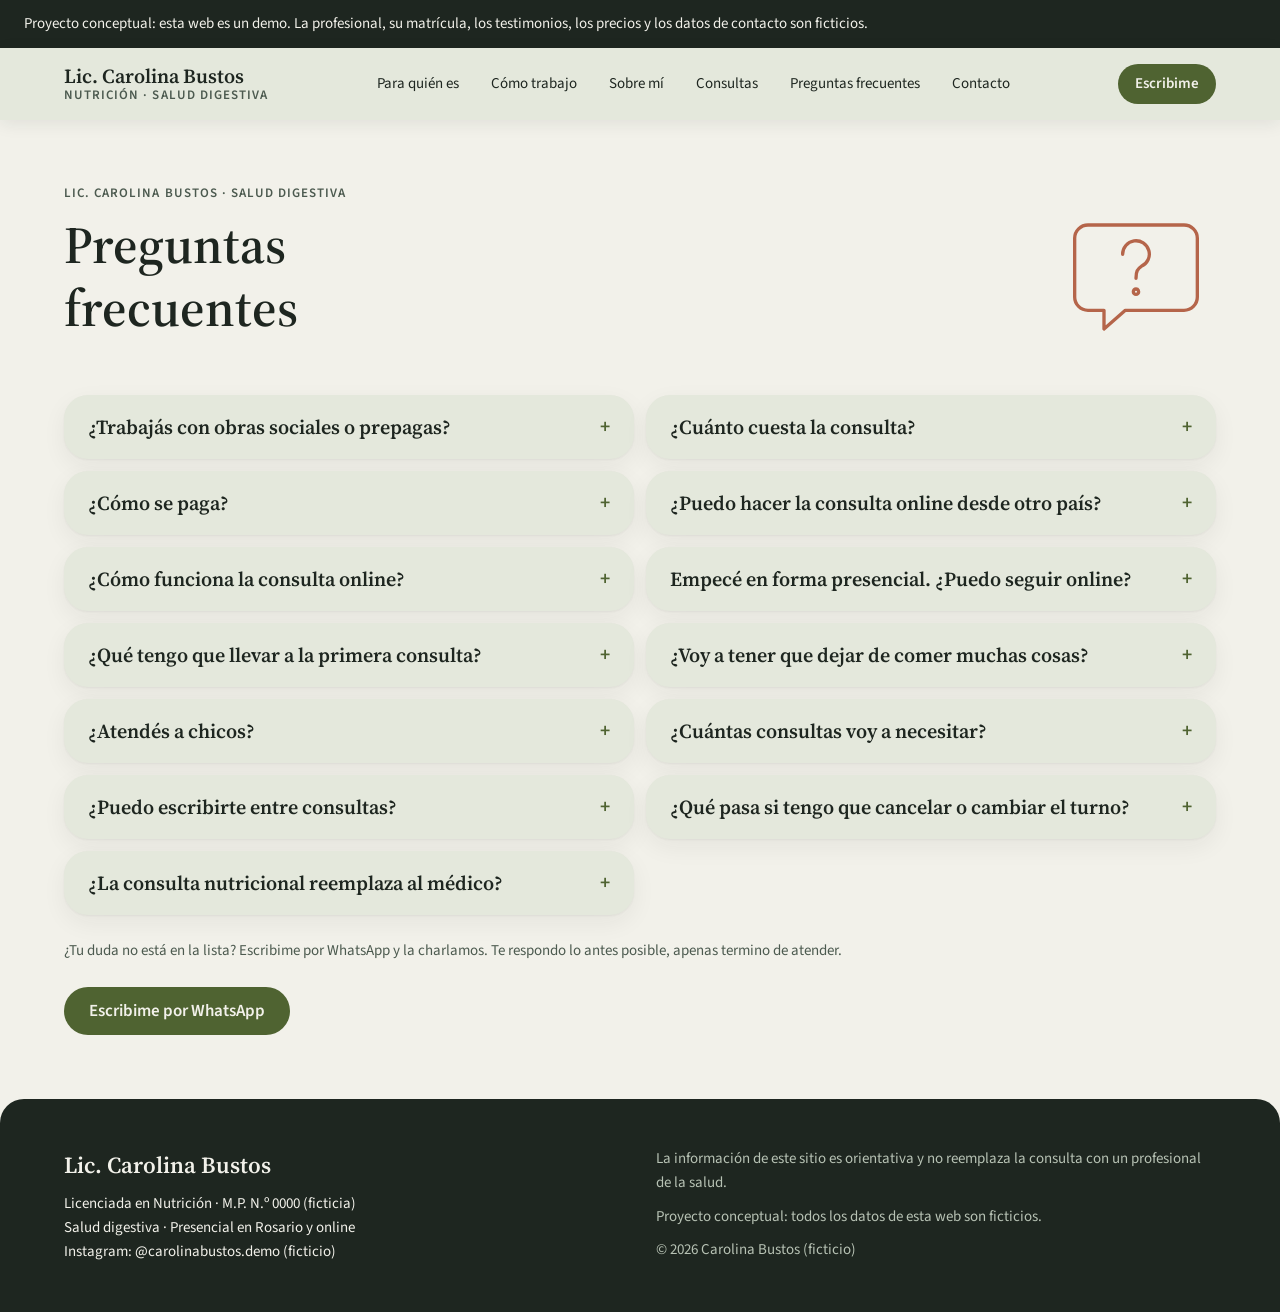
<file: preguntas-frecuentes.html>
<!DOCTYPE html>
<html lang="es-AR">
<head>
  <meta charset="UTF-8">
  <meta name="viewport" content="width=device-width, initial-scale=1">
  <title>Preguntas frecuentes | Lic. Carolina Bustos, nutricionista en salud digestiva</title>
  <!-- [PENDIENTE: revisar la descripción con la clienta] -->
  <meta name="description" content="Respuestas sobre obra social y reintegro, precios, medios de pago, consultas online desde el exterior, atención a chicos y cómo es el seguimiento.">
  <meta name="theme-color" content="#E4E8DC">
  <!-- Open Graph: cómo se ve el enlace al compartirlo. URL e imagen deben ser absolutas. La imagen sale de og-image.html. -->
  <meta property="og:type" content="website">
  <meta property="og:site_name" content="Lic. Carolina Bustos">
  <meta property="og:locale" content="es_AR">
  <meta property="og:title" content="Preguntas frecuentes | Lic. Carolina Bustos, nutricionista en salud digestiva">
  <meta property="og:description" content="Respuestas sobre obra social y reintegro, precios, medios de pago, consultas online desde el exterior, atención a chicos y cómo es el seguimiento.">
  <meta property="og:url" content="https://demo-nutricionista.netlify.app/preguntas-frecuentes.html">
  <meta property="og:image" content="https://demo-nutricionista.netlify.app/assets/img/og-image.png">
  <meta property="og:image:width" content="1200">
  <meta property="og:image:height" content="630">
  <meta property="og:image:alt" content="Lic. Carolina Bustos, licenciada en Nutrición en salud digestiva: «Nutrición para que vuelvas a comer tranquila». Ilustración de una consulta. Proyecto conceptual.">
  <meta name="twitter:card" content="summary_large_image">
  <link rel="preconnect" href="https://fonts.googleapis.com">
  <link rel="preconnect" href="https://fonts.gstatic.com" crossorigin>
  <link rel="stylesheet" href="https://fonts.googleapis.com/css2?family=Source+Sans+3:wght@400;600&family=Source+Serif+4:ital,opsz,wght@0,8..60,400;0,8..60,600;1,8..60,400&display=swap">
  <link rel="stylesheet" href="css/styles.css">
  <script src="js/main.js" defer></script>
</head>
<body>

  <a class="salto" href="#contenido">Ir al contenido</a>

  <p class="aviso-conceptual">
    Proyecto conceptual: esta web es un demo. La profesional, su matrícula, los testimonios, los precios y los datos de contacto son ficticios.
  </p>

  <!-- Header igual al de la home; los enlaces vuelven a sus secciones. -->
  <header class="site-header">
    <div class="contenedor site-header__contenido">
      <p class="site-header__marca">
        <a class="site-header__enlace" href="index.html">
          Lic. Carolina Bustos
          <span class="site-header__bajada">Nutrición · Salud digestiva</span>
        </a>
      </p>
      <nav class="site-nav" aria-label="Secciones" data-menu>
        <!-- Botón de menú para móvil: lo muestra js/main.js. Sin JS, la lista se ve siempre. -->
        <button class="site-nav__boton" type="button" aria-label="Menú" aria-expanded="false" aria-controls="menu-secciones" data-menu-boton hidden>
          <svg class="site-nav__icono" viewBox="0 0 24 24" aria-hidden="true" focusable="false">
            <line x1="4" y1="6" x2="20" y2="6"/>
            <line x1="4" y1="12" x2="20" y2="12"/>
            <line x1="4" y1="18" x2="20" y2="18"/>
          </svg>
        </button>
        <ul class="site-nav__lista" id="menu-secciones">
          <li><a class="site-nav__enlace" href="index.html#para-quien-es">Para quién es</a></li>
          <li><a class="site-nav__enlace" href="index.html#como-trabajo">Cómo trabajo</a></li>
          <li><a class="site-nav__enlace" href="sobre-mi.html">Sobre mí</a></li>
          <li><a class="site-nav__enlace" href="index.html#consultas">Consultas</a></li>
          <li><a class="site-nav__enlace" href="preguntas-frecuentes.html" aria-current="page">Preguntas frecuentes</a></li>
          <li><a class="site-nav__enlace" href="index.html#contacto">Contacto</a></li>
        </ul>
      </nav>
      <!-- En móvil con JS, este enlace pasa a ser el botón flotante de WhatsApp (ver css/styles.css). -->
      <a class="boton boton--principal boton--chico site-header__whatsapp" href="https://wa.me/5493410000000?text=Hola%2C%20Carolina.%20Te%20escribo%20desde%20la%20web.%0AModalidad%20(presencial%20u%20online)%3A%20%0AMotivo%20de%20consulta%3A%20" target="_blank" rel="noopener">
        <svg class="site-header__whatsapp-icono" viewBox="0 0 24 24" aria-hidden="true" focusable="false">
          <path d="M17.472 14.382c-.297-.149-1.758-.867-2.03-.967-.273-.099-.471-.148-.67.15-.197.297-.767.966-.94 1.164-.173.199-.347.223-.644.075-.297-.15-1.255-.463-2.39-1.475-.883-.788-1.48-1.761-1.653-2.059-.173-.297-.018-.458.13-.606.134-.133.298-.347.446-.52.149-.174.198-.298.298-.497.099-.198.05-.371-.025-.52-.075-.149-.669-1.612-.916-2.207-.242-.579-.487-.5-.669-.51-.173-.008-.371-.01-.57-.01-.198 0-.52.074-.792.372-.272.297-1.04 1.016-1.04 2.479 0 1.462 1.065 2.875 1.213 3.074.149.198 2.096 3.2 5.077 4.487.709.306 1.262.489 1.694.625.712.227 1.36.195 1.871.118.571-.085 1.758-.719 2.006-1.413.248-.694.248-1.289.173-1.413-.074-.124-.272-.198-.57-.347m-5.421 7.403h-.004a9.87 9.87 0 0 1-5.031-1.378l-.361-.214-3.741.982.998-3.648-.235-.374a9.86 9.86 0 0 1-1.51-5.26c.001-5.45 4.436-9.884 9.888-9.884 2.64 0 5.122 1.03 6.988 2.898a9.825 9.825 0 0 1 2.893 6.994c-.003 5.45-4.437 9.884-9.885 9.884m8.413-18.297A11.815 11.815 0 0 0 12.05 0C5.495 0 .16 5.335.157 11.892c0 2.096.547 4.142 1.588 5.945L.057 24l6.305-1.654a11.882 11.882 0 0 0 5.683 1.448h.005c6.554 0 11.89-5.335 11.893-11.893a11.821 11.821 0 0 0-3.48-8.413Z"/>
        </svg>
        <span class="site-header__whatsapp-texto">Escribime<span class="visualmente-oculto"> por WhatsApp</span></span>
      </a>
    </div>
  </header>

  <main id="contenido">

    <!-- Las 13 preguntas, en el orden de contenido.md. Las 4 que también
         están en la home (1, 3, 8 y 4): si cambia una respuesta, cambiarla
         en las dos páginas. -->

    <section class="seccion" aria-labelledby="faq-titulo">
      <div class="contenedor">
        <!-- Fila 1: título a la izquierda, ilustración a la derecha -->
        <div class="pagina__cabecera">
          <div>
            <p class="etiqueta">Lic. Carolina Bustos · Salud digestiva</p>
            <h1 class="hero__titulo" id="faq-titulo">Preguntas frecuentes</h1>
          </div>
          <!-- Ilustración "Pregunta": globo de diálogo con un signo de pregunta -->
          <svg class="trazo pagina__ilustracion" viewBox="0 0 120 120" aria-hidden="true" focusable="false">
            <path pathLength="1" d="M24 24 H96 A10 10 0 0 1 106 34 V78 A10 10 0 0 1 96 88 H52 L36 102 V88 H24 A10 10 0 0 1 14 78 V34 A10 10 0 0 1 24 24 Z"/>
            <path pathLength="1" d="M50 46 A10 10 0 1 1 64 55 C61 57 60 59 60 64"/>
            <circle pathLength="1" cx="60" cy="74" r="2"/>
          </svg>
        </div>
        <!-- Fila 2: preguntas (2 columnas desde 48rem) y cierre -->
        <div class="bloque__contenido">
          <div class="faq faq--columnas">
            <details class="faq__item tarjeta">
              <summary class="faq__pregunta">¿Trabajás con obras sociales o prepagas?</summary>
              <p class="faq__respuesta">No trabajo con obras sociales directamente. Al terminar cada consulta te entrego una factura para que pidas el reintegro. El monto depende de tu obra social y de tu plan, así que te recomiendo consultarlo antes.</p>
            </details>
            <details class="faq__item tarjeta">
              <summary class="faq__pregunta">¿Cuánto cuesta la consulta?</summary>
              <p class="faq__respuesta">Los valores de la consulta inicial y de los controles, en pesos y en dólares, están en la sección <a class="enlace" href="index.html#consultas">Consultas</a>. Se actualizan periódicamente, así que escribime para confirmar el vigente.</p>
            </details>
            <details class="faq__item tarjeta">
              <summary class="faq__pregunta">¿Cómo se paga?</summary>
              <p class="faq__respuesta">En el consultorio, por transferencia bancaria o en efectivo. En las consultas online desde Argentina, por transferencia. Desde el exterior, en dólares por PayPal.</p>
            </details>
            <details class="faq__item tarjeta">
              <summary class="faq__pregunta">¿Puedo hacer la consulta online desde otro país?</summary>
              <p class="faq__respuesta">Sí. Atiendo online a personas de todo el país y del exterior, los martes y jueves. El horario lo coordinamos teniendo en cuenta la diferencia horaria.</p>
            </details>
            <details class="faq__item tarjeta">
              <summary class="faq__pregunta">¿Cómo funciona la consulta online?</summary>
              <p class="faq__respuesta">Es por videollamada y dura lo mismo que la presencial. Antes del turno te envío el enlace, y los estudios me los podés mandar por WhatsApp (dato ficticio).</p>
            </details>
            <details class="faq__item tarjeta">
              <summary class="faq__pregunta">Empecé en forma presencial. ¿Puedo seguir online?</summary>
              <p class="faq__respuesta">Sí. Podés combinar las modalidades según lo que te quede más cómodo.</p>
            </details>
            <details class="faq__item tarjeta">
              <summary class="faq__pregunta">¿Qué tengo que llevar a la primera consulta?</summary>
              <p class="faq__respuesta">Tus análisis y estudios recientes. El detalle está en <a class="enlace" href="index.html#primera-consulta">Cómo es la primera consulta</a>. Si es online, me los podés enviar antes.</p>
            </details>
            <details class="faq__item tarjeta">
              <summary class="faq__pregunta">¿Voy a tener que dejar de comer muchas cosas?</summary>
              <p class="faq__respuesta">No trabajo con listas rígidas. La idea es entender, de a poco, cómo te sienta cada alimento y armar una forma de comer variada y posible de sostener. En el caso de la celiaquía, el gluten se deja por indicación médica, y te acompaño para que eso no signifique comer aburrido ni con miedo.</p>
            </details>
            <details class="faq__item tarjeta">
              <summary class="faq__pregunta">¿Atendés a chicos?</summary>
              <p class="faq__respuesta">Sí. Atiendo a chicos y chicas, siempre con un adulto responsable presente en la consulta. Muchas familias llegan después de un diagnóstico de celiaquía y quieren saber cómo organizarse en casa, en la escuela y en los cumpleaños.</p>
            </details>
            <details class="faq__item tarjeta">
              <summary class="faq__pregunta">¿Cuántas consultas voy a necesitar?</summary>
              <p class="faq__respuesta">Depende de cada persona y de lo que te pase, por eso no te puedo dar un número de antemano. En la primera consulta te cuento cómo seguimos y cada cuánto conviene hacer los controles. Vos decidís el ritmo.</p>
            </details>
            <details class="faq__item tarjeta">
              <summary class="faq__pregunta">¿Puedo escribirte entre consultas?</summary>
              <p class="faq__respuesta">Sí. Si te surge una duda puntual sobre las pautas, escribime por WhatsApp y te respondo lo antes posible. Los cambios más grandes los vemos juntos en el próximo control (respuesta ficticia).</p>
            </details>
            <details class="faq__item tarjeta">
              <summary class="faq__pregunta">¿Qué pasa si tengo que cancelar o cambiar el turno?</summary>
              <p class="faq__respuesta">Avisame por WhatsApp con al menos 24 horas de anticipación y lo reprogramamos sin problema (política ficticia).</p>
            </details>
            <details class="faq__item tarjeta">
              <summary class="faq__pregunta">¿La consulta nutricional reemplaza al médico?</summary>
              <p class="faq__respuesta">No. La consulta nutricional complementa el seguimiento médico. Si tenés síntomas nuevos o que empeoran, consultá con tu médico o médica.</p>
            </details>
          </div>
          <p class="aclaracion">¿Tu duda no está en la lista? Escribime por WhatsApp y la charlamos. Te respondo lo antes posible, apenas termino de atender.</p>
          <p>
            <a class="boton boton--principal" href="https://wa.me/5493410000000?text=Hola%2C%20Carolina.%20Te%20escribo%20desde%20la%20web.%0AModalidad%20(presencial%20u%20online)%3A%20%0AMotivo%20de%20consulta%3A%20" target="_blank" rel="noopener">Escribime por WhatsApp</a>
          </p>
        </div>
      </div>
    </section>

  </main>

  <!-- Footer igual al de la home -->
  <footer class="site-footer">
    <div class="contenedor site-footer__contenido">
      <div>
        <p class="site-footer__marca">Lic. Carolina Bustos</p>
        <p>Licenciada en Nutrición · M.P. N.º 0000 (ficticia)</p>
        <p>Salud digestiva · Presencial en Rosario y online</p>
        <!-- [PENDIENTE: enlace a la cuenta real de Instagram] -->
        <p>Instagram: @carolinabustos.demo (ficticio)</p>
      </div>
      <div class="site-footer__legal">
        <p>La información de este sitio es orientativa y no reemplaza la consulta con un profesional de la salud.</p>
        <p>Proyecto conceptual: todos los datos de esta web son ficticios.</p>
        <p>© 2026 Carolina Bustos (ficticio)</p>
      </div>
    </div>
  </footer>

</body>
</html>
</file>
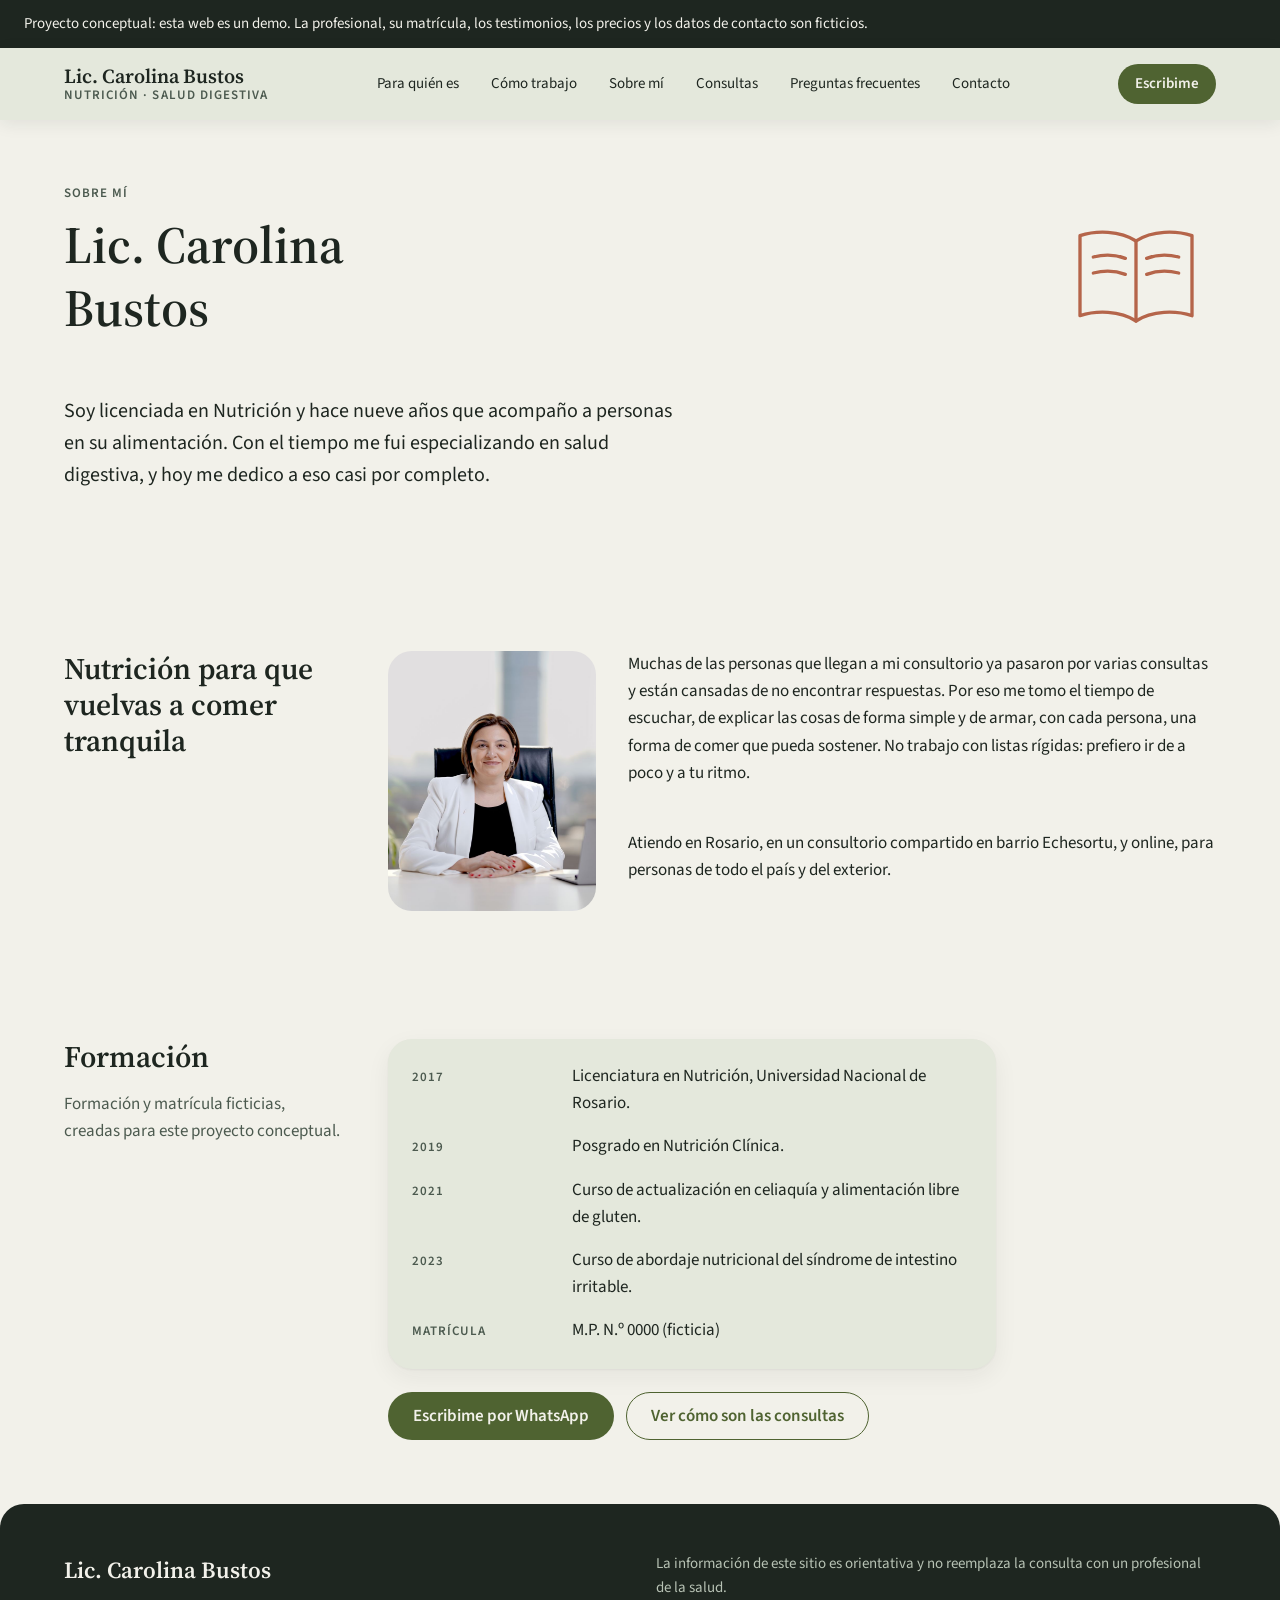
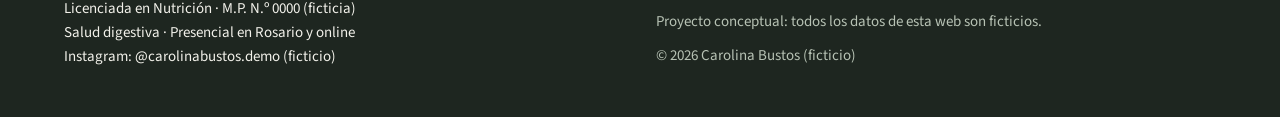
<file: sobre-mi.html>
<!DOCTYPE html>
<html lang="es-AR">
<head>
  <meta charset="UTF-8">
  <meta name="viewport" content="width=device-width, initial-scale=1">
  <title>Sobre mí | Lic. Carolina Bustos, nutricionista en salud digestiva</title>
  <!-- [PENDIENTE: revisar la descripción con la clienta] -->
  <meta name="description" content="Lic. Carolina Bustos, licenciada en Nutrición especializada en salud digestiva. Formación, matrícula y forma de trabajar. Consultas en Rosario y online.">
  <meta name="theme-color" content="#E4E8DC">
  <!-- Open Graph: cómo se ve el enlace al compartirlo. URL e imagen deben ser absolutas. La imagen sale de og-image.html. -->
  <meta property="og:type" content="website">
  <meta property="og:site_name" content="Lic. Carolina Bustos">
  <meta property="og:locale" content="es_AR">
  <meta property="og:title" content="Sobre mí | Lic. Carolina Bustos, nutricionista en salud digestiva">
  <meta property="og:description" content="Lic. Carolina Bustos, licenciada en Nutrición especializada en salud digestiva. Formación, matrícula y forma de trabajar. Consultas en Rosario y online.">
  <meta property="og:url" content="https://demo-nutricionista.netlify.app/sobre-mi.html">
  <meta property="og:image" content="https://demo-nutricionista.netlify.app/assets/img/og-image.png">
  <meta property="og:image:width" content="1200">
  <meta property="og:image:height" content="630">
  <meta property="og:image:alt" content="Lic. Carolina Bustos, licenciada en Nutrición en salud digestiva: «Nutrición para que vuelvas a comer tranquila». Ilustración de una consulta. Proyecto conceptual.">
  <meta name="twitter:card" content="summary_large_image">
  <link rel="preconnect" href="https://fonts.googleapis.com">
  <link rel="preconnect" href="https://fonts.gstatic.com" crossorigin>
  <link rel="stylesheet" href="https://fonts.googleapis.com/css2?family=Source+Sans+3:wght@400;600&family=Source+Serif+4:ital,opsz,wght@0,8..60,400;0,8..60,600;1,8..60,400&display=swap">
  <link rel="stylesheet" href="css/styles.css">
  <script src="js/main.js" defer></script>
</head>
<body>

  <a class="salto" href="#contenido">Ir al contenido</a>

  <p class="aviso-conceptual">
    Proyecto conceptual: esta web es un demo. La profesional, su matrícula, los testimonios, los precios y los datos de contacto son ficticios.
  </p>

  <!-- Header igual al de la home; los enlaces vuelven a sus secciones. -->
  <header class="site-header">
    <div class="contenedor site-header__contenido">
      <p class="site-header__marca">
        <a class="site-header__enlace" href="index.html">
          Lic. Carolina Bustos
          <span class="site-header__bajada">Nutrición · Salud digestiva</span>
        </a>
      </p>
      <nav class="site-nav" aria-label="Secciones" data-menu>
        <!-- Botón de menú para móvil: lo muestra js/main.js. Sin JS, la lista se ve siempre. -->
        <button class="site-nav__boton" type="button" aria-label="Menú" aria-expanded="false" aria-controls="menu-secciones" data-menu-boton hidden>
          <svg class="site-nav__icono" viewBox="0 0 24 24" aria-hidden="true" focusable="false">
            <line x1="4" y1="6" x2="20" y2="6"/>
            <line x1="4" y1="12" x2="20" y2="12"/>
            <line x1="4" y1="18" x2="20" y2="18"/>
          </svg>
        </button>
        <ul class="site-nav__lista" id="menu-secciones">
          <li><a class="site-nav__enlace" href="index.html#para-quien-es">Para quién es</a></li>
          <li><a class="site-nav__enlace" href="index.html#como-trabajo">Cómo trabajo</a></li>
          <li><a class="site-nav__enlace" href="sobre-mi.html" aria-current="page">Sobre mí</a></li>
          <li><a class="site-nav__enlace" href="index.html#consultas">Consultas</a></li>
          <li><a class="site-nav__enlace" href="preguntas-frecuentes.html">Preguntas frecuentes</a></li>
          <li><a class="site-nav__enlace" href="index.html#contacto">Contacto</a></li>
        </ul>
      </nav>
      <!-- En móvil con JS, este enlace pasa a ser el botón flotante de WhatsApp (ver css/styles.css). -->
      <a class="boton boton--principal boton--chico site-header__whatsapp" href="https://wa.me/5493410000000?text=Hola%2C%20Carolina.%20Te%20escribo%20desde%20la%20web.%0AModalidad%20(presencial%20u%20online)%3A%20%0AMotivo%20de%20consulta%3A%20" target="_blank" rel="noopener">
        <svg class="site-header__whatsapp-icono" viewBox="0 0 24 24" aria-hidden="true" focusable="false">
          <path d="M17.472 14.382c-.297-.149-1.758-.867-2.03-.967-.273-.099-.471-.148-.67.15-.197.297-.767.966-.94 1.164-.173.199-.347.223-.644.075-.297-.15-1.255-.463-2.39-1.475-.883-.788-1.48-1.761-1.653-2.059-.173-.297-.018-.458.13-.606.134-.133.298-.347.446-.52.149-.174.198-.298.298-.497.099-.198.05-.371-.025-.52-.075-.149-.669-1.612-.916-2.207-.242-.579-.487-.5-.669-.51-.173-.008-.371-.01-.57-.01-.198 0-.52.074-.792.372-.272.297-1.04 1.016-1.04 2.479 0 1.462 1.065 2.875 1.213 3.074.149.198 2.096 3.2 5.077 4.487.709.306 1.262.489 1.694.625.712.227 1.36.195 1.871.118.571-.085 1.758-.719 2.006-1.413.248-.694.248-1.289.173-1.413-.074-.124-.272-.198-.57-.347m-5.421 7.403h-.004a9.87 9.87 0 0 1-5.031-1.378l-.361-.214-3.741.982.998-3.648-.235-.374a9.86 9.86 0 0 1-1.51-5.26c.001-5.45 4.436-9.884 9.888-9.884 2.64 0 5.122 1.03 6.988 2.898a9.825 9.825 0 0 1 2.893 6.994c-.003 5.45-4.437 9.884-9.885 9.884m8.413-18.297A11.815 11.815 0 0 0 12.05 0C5.495 0 .16 5.335.157 11.892c0 2.096.547 4.142 1.588 5.945L.057 24l6.305-1.654a11.882 11.882 0 0 0 5.683 1.448h.005c6.554 0 11.89-5.335 11.893-11.893a11.821 11.821 0 0 0-3.48-8.413Z"/>
        </svg>
        <span class="site-header__whatsapp-texto">Escribime<span class="visualmente-oculto"> por WhatsApp</span></span>
      </a>
    </div>
  </header>

  <main id="contenido" class="pagina--compacta">

    <!-- ============ HERO ============ -->

    <section class="seccion" aria-labelledby="sobre-mi-titulo">
      <div class="contenedor">
        <div class="pagina__cabecera">
          <div>
            <p class="etiqueta">Sobre mí</p>
            <h1 class="hero__titulo" id="sobre-mi-titulo">Lic. Carolina Bustos</h1>
          </div>
          <!-- Ilustración "Libro": un libro abierto, por la formación -->
          <svg class="trazo pagina__ilustracion" viewBox="0 0 120 120" aria-hidden="true" focusable="false">
            <path pathLength="1" d="M60 36 C48 28 30 28 18 32 V92 C30 88 48 88 60 96 C72 88 90 88 102 92 V32 C90 28 72 28 60 36 Z"/>
            <path pathLength="1" d="M60 36 V96"/>
            <path pathLength="1" d="M28 48 C36 46 44 46 52 49"/>
            <path pathLength="1" d="M28 60 C36 58 44 58 52 61"/>
            <path pathLength="1" d="M68 49 C76 46 84 46 92 48"/>
            <path pathLength="1" d="M68 61 C76 58 84 58 92 60"/>
          </svg>
        </div>
        <!-- La bajada va fuera de la fila: al lado de la ilustración, en
             móvil quedaría en una columna de unos 190 px. -->
        <p class="hero__bajada">Soy licenciada en Nutrición y hace nueve años que acompaño a personas en su alimentación. Con el tiempo me fui especializando en salud digestiva, y hoy me dedico a eso casi por completo.</p>
      </div>
    </section>

    <!-- ============ CÓMO ACOMPAÑO Y DÓNDE ATIENDO ============ -->

    <section class="seccion" aria-labelledby="historia-titulo">
      <div class="contenedor bloque">
        <div class="bloque__cabecera">
          <h2 class="seccion__titulo" id="historia-titulo">Nutrición para que vuelvas a comer tranquila</h2>
        </div>
        <div class="sobre-mi">
          <!-- Foto de ejemplo (proyecto conceptual). Archivo: assets/img/retrato-carolina-bustos.jpg,
               vertical 4:5, 800 × 1000 px. Mientras no exista, se ve el texto alternativo. -->
          <img class="retrato" src="assets/img/retrato-carolina-bustos.jpg" alt="Retrato de Carolina Bustos, licenciada en Nutrición." width="800" height="1000" loading="lazy" decoding="async">
          <div class="sobre-mi__texto">
            <p>Muchas de las personas que llegan a mi consultorio ya pasaron por varias consultas y están cansadas de no encontrar respuestas. Por eso me tomo el tiempo de escuchar, de explicar las cosas de forma simple y de armar, con cada persona, una forma de comer que pueda sostener. No trabajo con listas rígidas: prefiero ir de a poco y a tu ritmo.</p>
            <p>Atiendo en Rosario, en un consultorio compartido en barrio Echesortu, y online, para personas de todo el país y del exterior.</p>
          </div>
        </div>
      </div>
    </section>

    <!-- ============ FORMACIÓN ============ -->
    <!-- [PENDIENTE: lista completa de formación y cursos; clienta] -->

    <section class="seccion" aria-labelledby="formacion-titulo">
      <div class="contenedor bloque">
        <div class="bloque__cabecera">
          <h2 class="seccion__titulo" id="formacion-titulo">Formación</h2>
          <p class="seccion__intro">Formación y matrícula ficticias, creadas para este proyecto conceptual.</p>
        </div>
        <div class="bloque__contenido">
          <!-- .sobre-mi__texto mide el ancho para poner año y título lado a lado -->
          <div class="sobre-mi__texto">
            <dl class="ficha tarjeta">
              <div class="ficha__fila">
                <dt class="etiqueta">2017</dt>
                <dd>Licenciatura en Nutrición, Universidad Nacional de Rosario.</dd>
              </div>
              <div class="ficha__fila">
                <dt class="etiqueta">2019</dt>
                <dd>Posgrado en Nutrición Clínica.</dd>
              </div>
              <div class="ficha__fila">
                <dt class="etiqueta">2021</dt>
                <dd>Curso de actualización en celiaquía y alimentación libre de gluten.</dd>
              </div>
              <div class="ficha__fila">
                <dt class="etiqueta">2023</dt>
                <dd>Curso de abordaje nutricional del síndrome de intestino irritable.</dd>
              </div>
              <div class="ficha__fila">
                <dt class="etiqueta">Matrícula</dt>
                <dd>M.P. N.º 0000 (ficticia)</dd>
              </div>
            </dl>
          </div>
          <div class="hero__acciones">
            <a class="boton boton--principal" href="https://wa.me/5493410000000?text=Hola%2C%20Carolina.%20Te%20escribo%20desde%20la%20web.%0AModalidad%20(presencial%20u%20online)%3A%20%0AMotivo%20de%20consulta%3A%20" target="_blank" rel="noopener">Escribime por WhatsApp</a>
            <a class="boton boton--secundario" href="index.html#consultas">Ver cómo son las consultas</a>
          </div>
        </div>
      </div>
    </section>

  </main>

  <!-- Footer igual al de la home -->
  <footer class="site-footer">
    <div class="contenedor site-footer__contenido">
      <div>
        <p class="site-footer__marca">Lic. Carolina Bustos</p>
        <p>Licenciada en Nutrición · M.P. N.º 0000 (ficticia)</p>
        <p>Salud digestiva · Presencial en Rosario y online</p>
        <!-- [PENDIENTE: enlace a la cuenta real de Instagram] -->
        <p>Instagram: @carolinabustos.demo (ficticio)</p>
      </div>
      <div class="site-footer__legal">
        <p>La información de este sitio es orientativa y no reemplaza la consulta con un profesional de la salud.</p>
        <p>Proyecto conceptual: todos los datos de esta web son ficticios.</p>
        <p>© 2026 Carolina Bustos (ficticio)</p>
      </div>
    </div>
  </footer>

</body>
</html>
</file>
<file: css/styles.css>
/* =========================================================
   Lic. Carolina Bustos · Demo Nutricionista
   Basado en la guía B + C: Ficha clara con trazo
   (styleguides/bc-ficha-trazo/). Mobile-first.
   Todo valor visual vive en los tokens de :root.
   ========================================================= */

:root {
  /* Color */
  --color-fondo: #F2F1EA;
  --color-superficie: #E4E8DC;
  --color-texto: #1E2620;
  --color-texto-secundario: #4C5A4F;
  --color-acento: #4F6331;
  --color-acento-hover: #3E4F26;
  --color-sobre-acento: #F2F1EA;
  --color-trazo: #B5654A;   /* solo ilustraciones y adornos */
  --color-filete: #B9A88A;  /* solo bordes decorativos */
  /* Banda crema que agrupa secciones. Contraste encima: texto 12,27:1,
     secundario 5,76:1, acento 5,25:1 (AA); trazo 3,37:1 (gráficos, 3:1). */
  --color-banda: #EBE4D6;

  /* Color sobre fondo oscuro (footer) */
  --color-oscuro-fondo: #1E2620;
  --color-oscuro-texto: #F2F1EA;
  --color-oscuro-secundario: #B7C2B4;
  --color-oscuro-acento: #C5D69B;

  /* Tipografía */
  --font-titulos: "Source Serif 4", Georgia, "Times New Roman", serif;
  --font-texto: "Source Sans 3", system-ui, -apple-system, "Segoe UI", sans-serif;

  --fs-etiqueta: 0.8125rem;
  --fs-sm: 0.9375rem;
  --fs-base: 1.0625rem;
  --fs-lg: 1.25rem;
  --fs-xl: 1.4375rem;
  --fs-2xl: 1.875rem;
  --fs-3xl: clamp(2.25rem, 1.7rem + 2.6vw, 3.25rem);
  --fs-comilla: 6rem;

  --lh-titulos: 1.2;
  --lh-texto: 1.6;

  --fw-normal: 400;
  --fw-fuerte: 600;

  --tracking-etiqueta: 0.08em;

  /* Espaciado */
  --space-1: 0.25rem;
  --space-2: 0.5rem;
  --space-3: 0.75rem;
  --space-4: 1rem;
  --space-5: 1.5rem;
  --space-6: 2rem;
  --space-7: 3rem;
  --space-8: 4rem;
  --space-9: 6rem;

  /* Radios: suaves, sin llegar a "burbuja" */
  --radius-sm: 0.5rem;
  --radius-md: 1rem;
  --radius-lg: 1.5rem;
  --radius-full: 62.5rem;

  /* Sombras: apenas perceptibles, solo para despegar las fichas del fondo */
  --sombra-ficha: 0 0.0625rem 0.125rem rgb(30 38 32 / 0.05),
                  0 0.5rem 1.5rem rgb(30 38 32 / 0.06);
  --sombra-header: 0 0.25rem 1rem rgb(30 38 32 / 0.08);

  /* Medidas */
  --ancho-max: 72rem;
  --ancho-lectura: 38rem;
  --ancho-etiqueta: 9rem;
  --foto-ancho-max: 24rem; /* retrato de Sobre mí: tope en tablet */

  /* Aire arriba y abajo de cada sección. La versión compacta se usa en
     móvil en las páginas con .pagina--compacta. */
  --seccion-espacio: var(--space-8);
  --seccion-espacio-compacto: var(--space-6);
  --borde-fino: 0.0625rem;
  --borde-foco: 0.1875rem;
  --tamano-numero: 2.5rem;

  /* Alto aproximado del header fijo: las anclas de la navegación dejan
     ese espacio arriba para que el título no quede tapado. En móvil sin JS
     la navegación ocupa varias líneas; con JS se pliega en el menú y el
     header ocupa hasta dos filas; desde 56rem va en una sola fila. */
  --alto-header: 12rem;
  --alto-header-con-menu: 6rem;
  --alto-header-escritorio: 6rem;

  /* Área mínima para tocar con el dedo (botones de solo ícono) */
  --area-tactil: 2.75rem;

  /* Ícono del botón de menú. El grosor va en unidades del SVG (viewBox 24). */
  --icono-menu-tamano: 1.5rem;
  --icono-menu-grosor: 2;

  /* Botón flotante de WhatsApp (móvil con JS) */
  --flotante-tamano: 3.5rem;
  --flotante-icono: 1.75rem;
  --flotante-margen: 1rem;

  /* Ilustraciones. El grosor va en unidades del SVG, no en rem, para que
     escale junto con el dibujo. Los íconos usan un viewBox de 120; la escena
     del hero, uno de 240 que se muestra más grande, así que lleva un grosor
     menor para que la línea se vea igual. */
  --trazo-grosor: 2.5;
  --trazo-grosor-escena: 1.6;
  --ilustracion-chica: 7rem;
  --ilustracion-mediana: 10rem;
  --ilustracion-grande: 11rem; /* columna del título en las secciones de la home */
  --ilustracion-escena-max: 30rem;

  /* Botón sin efecto (primera o última ficha del slider) */
  --opacidad-inactivo: 0.45;

  /* Mapa del consultorio */
  /* Rectangular y bajo: más ancho todavía desde 56rem, donde ocupa toda la fila */
  --mapa-proporcion: 16 / 9;
  --mapa-proporcion-ancha: 3 / 1;

  /* Movimiento */
  --duracion-corta: 200ms;
  --duracion-media: 300ms;
  --duracion-trazo: 800ms;
  --entrada-desplazamiento: 1.5rem;
  --curva: cubic-bezier(0.2, 0.6, 0.2, 1);
  --slider-intervalo: 7s; /* lo lee js/main.js para el avance automático */
}

/* .con-js lo agrega js/main.js al <html> cuando el menú está listo */
.con-js {
  --alto-header: var(--alto-header-con-menu);
}

@media (min-width: 56rem) {
  :root,
  .con-js {
    --alto-header: var(--alto-header-escritorio);
  }
}

/* ---------- Base ---------- */

*,
*::before,
*::after {
  box-sizing: border-box;
}

html {
  scroll-padding-top: var(--alto-header);
}

body {
  margin: 0;
  background-color: var(--color-fondo);
  color: var(--color-texto);
  font-family: var(--font-texto);
  font-size: var(--fs-base);
  line-height: var(--lh-texto);
  -webkit-font-smoothing: antialiased;
}

h1,
h2,
h3 {
  margin: 0;
  font-family: var(--font-titulos);
  font-weight: var(--fw-fuerte);
  line-height: var(--lh-titulos);
}

p,
dl,
dd {
  margin: 0;
}

ul,
ol {
  margin: 0;
  padding: 0;
  list-style: none;
}

/* Que ningún display (flex, inline-flex…) le gane al atributo hidden */
[hidden] {
  display: none !important;
}

/* Fuera de la vista, pero lo leen los lectores de pantalla */
.visualmente-oculto {
  position: absolute;
  width: 1px;
  height: 1px;
  overflow: hidden;
  clip-path: inset(50%);
  white-space: nowrap;
}

:focus-visible {
  outline: var(--borde-foco) solid var(--color-acento);
  outline-offset: var(--space-1);
}

/* ---------- Enlace para saltar al contenido ----------
   Fuera de pantalla hasta que recibe el foco con el teclado. */

.salto {
  position: absolute;
  top: var(--space-2);
  left: var(--space-2);
  z-index: 2;
  padding: var(--space-2) var(--space-4);
  background-color: var(--color-acento);
  border-radius: var(--radius-full);
  color: var(--color-sobre-acento);
  font-weight: var(--fw-fuerte);
  text-decoration: none;
  transform: translateY(-200%);
}

.salto:focus-visible {
  transform: translateY(0);
}

/* ---------- Etiqueta en versalitas: rasgo de la ficha ---------- */

.etiqueta {
  color: var(--color-texto-secundario);
  font-family: var(--font-texto);
  font-size: var(--fs-etiqueta);
  font-weight: var(--fw-fuerte);
  letter-spacing: var(--tracking-etiqueta);
  line-height: 1.4;
  text-transform: uppercase;
}

/* ---------- Tarjeta: la ficha redondeada que reemplaza a los filetes ---------- */

.tarjeta {
  padding: var(--space-5);
  background-color: var(--color-superficie);
  border-radius: var(--radius-lg);
  box-shadow: var(--sombra-ficha);
}

/* ---------- Estructura ---------- */

.contenedor {
  width: min(100% - 2 * var(--space-5), var(--ancho-max));
  margin-inline: auto;
}

/* Las secciones se separan solo con aire, sin filetes */
.seccion {
  padding-block: var(--seccion-espacio);
}

/* Página compacta (sobre-mi.html): en móvil, menos aire entre secciones,
   porque son cortas y sin bandas de color que las separen. Desde 56rem
   vuelve al espacio normal. */
.pagina--compacta .seccion {
  padding-block: var(--seccion-espacio-compacto);
}

@media (min-width: 56rem) {
  .pagina--compacta .seccion {
    padding-block: var(--seccion-espacio);
  }
}

/* Banda: fondo crema de ancho completo, con las esquinas redondeadas como
   el footer. Envuelve una o más secciones del mismo tema, para que la
   página no se lea como una sola superficie. */
.banda {
  background-color: var(--color-banda);
  border-radius: var(--radius-lg);
}

.seccion__titulo {
  margin-bottom: var(--space-4);
  font-size: var(--fs-2xl);
}

.seccion__intro {
  max-width: var(--ancho-lectura);
  margin-bottom: var(--space-5);
  color: var(--color-texto-secundario);
}

/* Grilla asimétrica: título a la izquierda, contenido a la derecha */
.bloque {
  display: grid;
  gap: var(--space-5);
}

/* Columna de contenido: separa con aire las fichas de las notas de abajo */
.bloque__contenido {
  display: grid;
  gap: var(--space-5);
  align-content: start;
}

/* Centrada en la columna del título, con aire arriba */
.bloque__ilustracion {
  width: var(--ilustracion-grande);
  margin: var(--space-6) auto 0;
}

/* ---------- Aviso de proyecto conceptual ---------- */

.aviso-conceptual {
  margin: 0;
  padding: var(--space-3) var(--space-5);
  background-color: var(--color-texto);
  color: var(--color-fondo);
  font-size: var(--fs-sm);
}

/* ---------- Ilustraciones de trazo ---------- */

.trazo {
  display: block;
  height: auto;
  fill: none;
  stroke: var(--color-trazo);
  stroke-width: var(--trazo-grosor);
  stroke-linecap: round;
  stroke-linejoin: round;
}

.trazo--escena {
  stroke-width: var(--trazo-grosor-escena);
}

/* pathLength="1" en cada trazo permite dibujarlo con un solo valor */
.trazo :is(path, circle) {
  stroke-dasharray: 1;
  stroke-dashoffset: 0;
}

/* ---------- Botones y enlaces ---------- */

.boton {
  display: inline-flex;
  align-items: center;
  justify-content: center;
  min-height: 3rem;
  padding: var(--space-3) var(--space-5);
  border: var(--borde-fino) solid transparent;
  border-radius: var(--radius-full);
  background-color: transparent; /* para <button> */
  font-family: var(--font-texto);
  font-size: var(--fs-base);
  font-weight: var(--fw-fuerte);
  line-height: 1.2;
  text-decoration: none;
  cursor: pointer;
  transition: background-color var(--duracion-corta) var(--curva),
              color var(--duracion-corta) var(--curva),
              border-color var(--duracion-corta) var(--curva);
}

.boton--principal {
  background-color: var(--color-acento);
  color: var(--color-sobre-acento);
}

.boton--principal:hover,
.boton--principal:focus-visible {
  background-color: var(--color-acento-hover);
}

.boton--secundario {
  border-color: var(--color-acento);
  color: var(--color-acento);
}

.boton--secundario:hover,
.boton--secundario:focus-visible {
  border-color: var(--color-acento-hover);
  color: var(--color-acento-hover);
}

.boton--chico {
  min-height: 2.5rem;
  padding: var(--space-2) var(--space-4);
  font-size: var(--fs-sm);
}

.enlace {
  color: var(--color-acento);
  font-weight: var(--fw-fuerte);
  text-decoration: underline;
  text-decoration-thickness: var(--borde-fino);
  text-underline-offset: 0.2em;
}

.enlace:hover {
  color: var(--color-acento-hover);
}

/* ---------- Header del sitio: banda salvia fija arriba ---------- */

.site-header {
  position: sticky;
  top: 0;
  z-index: 1;
  background-color: var(--color-superficie);
  box-shadow: var(--sombra-header);
}

.site-header__contenido {
  display: flex;
  flex-wrap: wrap;
  align-items: center;
  justify-content: space-between;
  gap: var(--space-3) var(--space-4);
  padding-block: var(--space-4);
}

.site-header__marca {
  display: grid;
  font-family: var(--font-titulos);
  font-size: var(--fs-lg);
  font-weight: var(--fw-fuerte);
  line-height: var(--lh-titulos);
}

/* La marca lleva a la home: se ve igual que antes, sin subrayado.
   Al pasar el mouse, el nombre toma el color de acento. */
.site-header__enlace {
  display: grid;
  color: inherit;
  text-decoration: none;
  border-radius: var(--radius-sm);
  transition: color var(--duracion-corta) var(--curva);
}

.site-header__enlace:hover {
  color: var(--color-acento);
}

.site-header__bajada {
  color: var(--color-texto-secundario);
  font-family: var(--font-texto);
  font-size: var(--fs-etiqueta);
  font-weight: var(--fw-fuerte);
  letter-spacing: var(--tracking-etiqueta);
  text-transform: uppercase;
}

.site-nav {
  order: 3;
  width: 100%;
}

.site-nav__lista {
  display: flex;
  flex-wrap: wrap;
  gap: var(--space-1) var(--space-2);
}

.site-nav__enlace {
  display: inline-block;
  padding: var(--space-1) var(--space-3);
  border-radius: var(--radius-full);
  color: var(--color-texto);
  font-size: var(--fs-sm);
  text-decoration: none;
  transition: background-color var(--duracion-corta) var(--curva);
}

.site-nav__enlace:hover {
  background-color: var(--color-fondo);
}

/* ---------- Menú plegable en móvil (solo con JS) ----------
   El botón (solo el ícono; el nombre "Menú" va en aria-label) queda a la
   derecha de la marca y la lista se abre como un panel debajo del header,
   sobre el contenido, así el header no cambia de alto.
   El estado sale de aria-expanded: no hay una clase aparte que sincronizar. */

.site-nav__boton {
  display: inline-flex;
  align-items: center;
  justify-content: center;
  width: var(--area-tactil);
  height: var(--area-tactil);
  padding: 0;
  border: 0;
  border-radius: var(--radius-full);
  background-color: transparent;
  color: var(--color-texto);
  cursor: pointer;
  transition: background-color var(--duracion-corta) var(--curva);
}

.site-nav__boton:hover {
  background-color: var(--color-fondo);
}

.site-nav__icono {
  width: var(--icono-menu-tamano);
  height: var(--icono-menu-tamano);
  fill: none;
  stroke: currentColor;
  stroke-width: var(--icono-menu-grosor);
  stroke-linecap: round;
}

.site-nav__icono line {
  transform-box: fill-box;
  transform-origin: center;
}

/* Abierto, las tres líneas forman una X. Los 6px son unidades del SVG:
   la distancia entre cada línea y la del medio. */
.site-nav__boton[aria-expanded="true"] .site-nav__icono line:nth-child(1) {
  transform: translateY(6px) rotate(45deg);
}

.site-nav__boton[aria-expanded="true"] .site-nav__icono line:nth-child(2) {
  opacity: 0;
}

.site-nav__boton[aria-expanded="true"] .site-nav__icono line:nth-child(3) {
  transform: translateY(-6px) rotate(-45deg);
}

/* La marca empuja el botón de menú a la derecha */
.con-js .site-header__marca {
  margin-inline-end: auto;
}

.con-js .site-nav {
  order: 0;
  width: auto;
}

/* visibility (y no display) para poder animar la apertura. Oculta,
   la lista tampoco recibe el foco ni la leen los lectores de pantalla. */
.con-js .site-nav__lista {
  position: absolute;
  top: 100%;
  inset-inline: 0;
  flex-direction: column;
  gap: var(--space-1);
  padding: var(--space-3) var(--space-5) var(--space-5);
  border-top: var(--borde-fino) solid var(--color-filete);
  border-end-start-radius: var(--radius-lg);
  border-end-end-radius: var(--radius-lg);
  background-color: var(--color-superficie);
  box-shadow: var(--sombra-header);
  visibility: hidden;
  opacity: 0;
  transform: translateY(calc(-1 * var(--space-2)));
}

.con-js .site-nav__boton[aria-expanded="true"] + .site-nav__lista {
  visibility: visible;
  opacity: 1;
  transform: none;
}

/* En el panel, enlaces a lo ancho y más altos: más fáciles de tocar */
.con-js .site-nav__lista .site-nav__enlace {
  display: block;
  padding-block: var(--space-3);
  font-size: var(--fs-base);
}

/* ---------- WhatsApp: "Escribime" del header / botón flotante ----------
   Es un solo enlace. Sin JS, y con JS desde 60rem, es el botón "Escribime"
   del header. Con JS y por debajo de 60rem sale del header y queda fijo
   abajo a la derecha, solo con el ícono; el texto sigue para los lectores
   de pantalla ("Escribime por WhatsApp"). */

.site-header__whatsapp-icono {
  display: none;
  width: var(--flotante-icono);
  height: var(--flotante-icono);
  fill: currentColor;
}

.con-js .site-header__whatsapp {
  position: fixed;
  bottom: calc(var(--flotante-margen) + env(safe-area-inset-bottom, 0px));
  right: calc(var(--flotante-margen) + env(safe-area-inset-right, 0px));
  width: var(--flotante-tamano);
  height: var(--flotante-tamano);
  padding: 0;
  box-shadow: var(--sombra-ficha);
}

.con-js .site-header__whatsapp-icono {
  display: block;
}

.con-js .site-header__whatsapp-texto {
  position: absolute;
  width: 1px;
  height: 1px;
  overflow: hidden;
  clip-path: inset(50%);
  white-space: nowrap;
}

/* Espacio extra al final para que el botón no tape lo último del footer */
.con-js .site-footer {
  padding-bottom: calc(var(--space-7) + var(--flotante-tamano) + var(--flotante-margen));
}

/* ---------- Hero ---------- */

.hero {
  display: grid;
  gap: var(--space-6);
  align-items: center;
}

.hero__titulo {
  max-width: 16ch;
  margin-block: var(--space-3) var(--space-5);
  font-family: var(--font-titulos);
  font-size: var(--fs-3xl);
  font-weight: var(--fw-fuerte);
  line-height: var(--lh-titulos);
}

.hero__bajada {
  max-width: var(--ancho-lectura);
  margin-bottom: var(--space-6);
  font-size: var(--fs-lg);
}

.hero__acciones {
  display: flex;
  flex-wrap: wrap;
  gap: var(--space-3);
}

/* Panel de la ilustración: ficha grande, fondo salvia */
.hero__escena {
  display: grid;
  place-items: center;
  padding: var(--space-5);
  background-color: var(--color-superficie);
  border-radius: var(--radius-lg);
}

.hero__escena .trazo {
  width: 100%;
  max-width: var(--ilustracion-escena-max);
}

/* Franja de datos debajo del hero */
.hero__datos {
  margin-top: var(--space-6);
}

/* ---------- Ficha: etiqueta + dato, separados por aire ---------- */

.ficha {
  display: grid;
  gap: var(--space-4);
}

.ficha__fila {
  display: grid;
  gap: var(--space-1);
  align-content: start;
}

/* Variante en franja: los datos en columnas, etiqueta arriba del dato */
.ficha--franja {
  grid-template-columns: repeat(2, 1fr);
  gap: var(--space-5);
}

/* ---------- Para quién es ---------- */

.situaciones {
  display: grid;
  gap: var(--space-4);
}

.situacion {
  display: grid;
  gap: var(--space-2);
  align-content: start;
}

/* Títulos de tarjeta en --fs-lg: con --fs-xl muchos ocupaban dos líneas */
.situacion__titulo {
  font-size: var(--fs-lg);
}

/* ---------- Principios ---------- */

.principios {
  display: grid;
  gap: var(--space-4);
}

.principio {
  display: grid;
  gap: var(--space-2);
  align-content: start;
}

.principio__titulo {
  font-size: var(--fs-lg);
}

/* ---------- Consultas ---------- */

.consultas {
  display: grid;
  gap: var(--space-4);
  margin-bottom: var(--space-5);
}

/* Dentro de .bloque__contenido el espacio lo da el gap de la columna */
.bloque__contenido .consultas {
  margin-bottom: 0;
}

.consulta__titulo {
  margin-bottom: var(--space-4);
  font-size: var(--fs-lg);
}

.aclaracion {
  color: var(--color-texto-secundario);
  font-size: var(--fs-sm);
}

/* ---------- Pasos ---------- */

.pasos {
  display: grid;
  gap: var(--space-4);
  counter-reset: paso;
}

.paso {
  display: grid;
  gap: var(--space-2);
  align-content: start;
  counter-increment: paso;
}

/* Número del paso en un círculo oliva. La lista ya es un <ol>,
   así que el número es solo visual. */
.paso::before {
  content: counter(paso);
  display: grid;
  place-items: center;
  width: var(--tamano-numero);
  height: var(--tamano-numero);
  margin-bottom: var(--space-2);
  background-color: var(--color-acento);
  border-radius: var(--radius-full);
  color: var(--color-sobre-acento);
  font-family: var(--font-titulos);
  font-size: var(--fs-lg);
  font-weight: var(--fw-fuerte);
}

.paso__titulo {
  font-size: var(--fs-lg);
}

/* ---------- Lista con viñetas (la base quita las viñetas) ---------- */

.lista {
  display: grid;
  gap: var(--space-2);
  padding-left: var(--space-5);
  list-style: disc;
}

.lista ::marker {
  color: var(--color-acento);
}

/* ---------- Sobre mí ---------- */

.sobre-mi {
  display: grid;
  gap: var(--space-6);
}

.sobre-mi__texto {
  display: grid;
  gap: var(--space-4);
  max-width: var(--ancho-lectura);
}

.sobre-mi__nombre {
  font-size: var(--fs-xl);
}

/* Retrato de Sobre mí. En móvil ocupa todo el ancho; en pantallas más
   anchas, centrado y con tope (--foto-ancho-max). Desde 56rem lo limita la
   columna de 13rem. object-fit: cover recorta sin deformar si la foto no es
   exactamente 4:5. El fondo se ve mientras carga (o si falta el archivo,
   junto con el texto alternativo). */
.retrato {
  display: block;
  aspect-ratio: 4 / 5;
  width: 100%;
  max-width: var(--foto-ancho-max);
  height: auto;
  margin-inline: auto;
  object-fit: cover;
  background-color: var(--color-superficie);
  border-radius: var(--radius-lg);
  color: var(--color-texto-secundario);
  font-size: var(--fs-sm);
}

/* ---------- Slider: una ficha por vez, deslizando en horizontal ----------
   Funciona sin JS con scroll-snap (dedo, trackpad, teclado). js/main.js
   agrega los botones. Todas las fichas toman la altura de la más alta,
   así la sección no salta al cambiar. */

/* A todo el ancho de la columna, alineado con las tarjetas de las otras
   secciones. El ancho de lectura se limita en el texto (.testimonio__cita). */
.slider {
  display: grid;
  gap: var(--space-4);
}

/* El padding deja ver la sombra y el foco de las fichas, que el scroll
   recortaría; el margen negativo mantiene la ficha alineada con la columna. */
.slider__pista {
  display: grid;
  grid-auto-columns: 100%;
  grid-auto-flow: column;
  gap: var(--space-4);
  margin: calc(-1 * var(--space-3));
  padding: var(--space-3);
  overflow-x: auto;
  overscroll-behavior-x: contain;
  scroll-padding-inline: var(--space-3);
  scroll-snap-type: x mandatory;
  scrollbar-color: var(--color-filete) transparent;
  scrollbar-width: thin;
}

.slider__pista > * {
  scroll-snap-align: start;
}

.slider__controles {
  display: flex;
  flex-wrap: wrap;
  align-items: center;
  gap: var(--space-3);
}

.slider__controles [aria-disabled="true"] {
  opacity: var(--opacidad-inactivo);
  cursor: default;
}

/* ---------- Testimonios ---------- */

.testimonio {
  position: relative;
  margin: 0;
}

/* Doble clase: deja lugar arriba para la comilla en todos los anchos */
.testimonio.tarjeta {
  padding-top: var(--space-8);
}

/* Comilla grande decorativa, en color de trazo */
.testimonio::before {
  content: "\201C";
  position: absolute;
  top: var(--space-3);
  left: var(--space-5);
  color: var(--color-trazo);
  font-family: var(--font-titulos);
  font-size: var(--fs-comilla);
  line-height: 1;
}

.testimonio__cita {
  max-width: var(--ancho-lectura);
  margin: 0 0 var(--space-4);
  font-family: var(--font-titulos);
  font-size: var(--fs-xl);
  font-style: italic;
  line-height: 1.45;
}

.testimonio__autor {
  color: var(--color-texto-secundario);
  font-size: var(--fs-sm);
}

.testimonio__autor strong {
  color: var(--color-texto);
}

/* ---------- Preguntas frecuentes ---------- */

/* A todo el ancho de la columna, como las demás tarjetas. El ancho de
   lectura se limita en la respuesta (.faq__respuesta). */
.faq {
  display: grid;
  gap: var(--space-3);
}

/* Doble clase para ganarle al padding de .tarjeta en todos los anchos:
   el espacio vertical lo dan la pregunta y la respuesta. */
.faq .faq__item {
  padding-block: 0;
}

.faq__pregunta {
  display: flex;
  justify-content: space-between;
  gap: var(--space-4);
  padding-block: var(--space-4);
  font-family: var(--font-titulos);
  font-size: var(--fs-lg);
  font-weight: var(--fw-fuerte);
  cursor: pointer;
  list-style: none;
}

.faq__pregunta::-webkit-details-marker {
  display: none;
}

.faq__pregunta::after {
  content: "+";
  color: var(--color-acento);
  font-family: var(--font-texto);
  transition: transform var(--duracion-media) var(--curva);
}

.faq__item[open] .faq__pregunta::after {
  transform: rotate(45deg);
}

.faq__respuesta {
  max-width: var(--ancho-lectura);
  padding-bottom: var(--space-5);
  color: var(--color-texto-secundario);
}

/* ---------- Mapa del consultorio ---------- */

.mapa {
  overflow: hidden;
  aspect-ratio: var(--mapa-proporcion);
  background-color: var(--color-superficie);
  border-radius: var(--radius-lg);
  box-shadow: var(--sombra-ficha);
}

.mapa iframe {
  display: block;
  width: 100%;
  height: 100%;
  border: 0;
}

/* ---------- Footer: banda oscura que cierra la página ---------- */

.site-footer {
  padding-block: var(--space-7);
  background-color: var(--color-oscuro-fondo);
  border-radius: var(--radius-lg) var(--radius-lg) 0 0;
  color: var(--color-oscuro-texto);
  font-size: var(--fs-sm);
}

.site-footer__contenido {
  display: grid;
  gap: var(--space-6);
}

.site-footer__marca {
  margin-bottom: var(--space-2);
  font-family: var(--font-titulos);
  font-size: var(--fs-xl);
  font-weight: var(--fw-fuerte);
}

.site-footer__legal {
  display: grid;
  gap: var(--space-2);
  color: var(--color-oscuro-secundario);
}

.site-footer .enlace {
  color: var(--color-oscuro-acento);
}

.site-footer .enlace:hover {
  color: var(--color-oscuro-texto);
}

.site-footer :focus-visible {
  outline-color: var(--color-oscuro-acento);
}

/* ---------- Pantallas chicas en adelante ---------- */

/* La ficha pone etiqueta y dato lado a lado según el ancho de su caja,
   no de la pantalla: dentro de una tarjeta angosta quedan apilados. */
.consulta,
.sobre-mi__texto,
.contacto__datos {
  container-type: inline-size;
}

/* Fila del mapa: debajo del título y la ficha, ocupando las dos columnas */
.contacto__mapa {
  display: grid;
  gap: var(--space-4);
  grid-column: 1 / -1;
}

@media (min-width: 56rem) {
  .contacto__mapa .mapa {
    aspect-ratio: var(--mapa-proporcion-ancha);
  }
}

@container (min-width: 30rem) {
  .ficha:not(.ficha--franja) .ficha__fila {
    grid-template-columns: var(--ancho-etiqueta) 1fr;
    gap: var(--space-4);
    align-items: baseline;
  }
}

/* Las tarjetas mantienen el relleno de móvil (--space-5) en todos los
   anchos: con --space-6 quedaban muy altas en la columna angosta. */
@media (min-width: 36rem) {
  .pasos {
    grid-template-columns: repeat(2, 1fr);
  }
}

/* ---------- Pantallas medianas ---------- */

@media (min-width: 56rem) {
  /* 1 : 3 para que la columna de contenido sea ancha y las tarjetas, bajas */
  .bloque {
    grid-template-columns: minmax(0, 1fr) minmax(0, 3fr);
    gap: var(--space-7);
  }

  .site-nav {
    order: 0;
    width: auto;
  }

  /* En escritorio el menú no se pliega: la lista vuelve a su lugar */
  .site-nav__boton {
    display: none;
  }

  .con-js .site-header__marca {
    margin-inline-end: 0;
  }

  .con-js .site-nav__lista {
    position: static;
    flex-direction: row;
    gap: var(--space-1) var(--space-2);
    padding: 0;
    border: 0;
    border-radius: 0;
    background-color: transparent;
    box-shadow: none;
    visibility: visible;
    opacity: 1;
    transform: none;
  }

  .con-js .site-nav__lista .site-nav__enlace {
    display: inline-block;
    padding-block: var(--space-1);
    font-size: var(--fs-sm);
  }

  .hero {
    grid-template-columns: 1.2fr 1fr;
    gap: var(--space-7);
  }

  /* El hero muestra tres datos: título, matrícula y modalidad */
  .ficha--franja {
    grid-template-columns: repeat(3, 1fr);
  }

  /* Cuatro tarjetas: en 2 × 2 no queda ninguna sola abajo */
  .situaciones,
  .principios {
    grid-template-columns: repeat(2, 1fr);
  }

  .consultas {
    grid-template-columns: repeat(2, 1fr);
  }

  .sobre-mi {
    grid-template-columns: 13rem 1fr;
  }

  .site-footer__contenido {
    grid-template-columns: 1fr 1fr;
  }
}

/* ---------- "Escribime" vuelve al header (desde 60rem) ----------
   Por debajo de 60rem (unos 960 px), en el header el botón "Escribime" baja
   a una tercera fila, debajo de la navegación; ahí conviene más el botón
   flotante. Desde este ancho vuelve al header, con texto y sin ícono. */

@media (min-width: 60rem) {
  .con-js .site-header__whatsapp {
    position: static;
    width: auto;
    height: auto;
    padding: var(--space-2) var(--space-4);
    box-shadow: none;
  }

  .con-js .site-header__whatsapp-icono {
    display: none;
  }

  .con-js .site-header__whatsapp-texto {
    position: static;
    width: auto;
    height: auto;
    overflow: visible;
    clip-path: none;
    white-space: normal;
  }

  .con-js .site-footer {
    padding-bottom: var(--space-7);
  }
}

/* ---------- Página interior (preguntas-frecuentes.html) ---------- */

/* Fila de cabecera: título a la izquierda, ilustración a la derecha,
   también en móvil (la ilustración es chica). */
.pagina__cabecera {
  display: grid;
  grid-template-columns: minmax(0, 1fr) auto;
  align-items: center;
  gap: var(--space-5);
  margin-bottom: var(--space-6);
}

.pagina__ilustracion {
  width: var(--ilustracion-chica);
}

/* Preguntas en 2 columnas desde 48rem, a todo el ancho del contenedor.
   align-items: start evita que, al abrir una, la de al lado se estire. */
@media (min-width: 48rem) {
  .pagina__ilustracion {
    width: var(--ilustracion-mediana);
  }

  .faq--columnas {
    grid-template-columns: repeat(2, 1fr);
    align-items: start;
  }
}

/* ---------- Animación ----------
   Solo si la persona no pidió reducir el movimiento.
   - Ilustraciones: el trazo se dibuja solo.
   - Fichas: aparecen y suben un poco al entrar en pantalla.
   Donde el navegador soporta animaciones ligadas al scroll, ocurren al
   entrar en pantalla; si no, las ilustraciones se dibujan al cargar y las
   fichas se ven directamente. Sin JS en ningún caso. */

@media (prefers-reduced-motion: no-preference) {
  html {
    scroll-behavior: smooth;
  }

  .salto {
    transition: transform var(--duracion-corta) var(--curva);
  }

  .site-nav__icono line {
    transition: transform var(--duracion-corta) var(--curva),
                opacity var(--duracion-corta) var(--curva);
  }

  /* visibility también entra en la transición: al cerrar, la lista sigue
     visible hasta que termina de desvanecerse. */
  .con-js .site-nav__lista {
    transition: opacity var(--duracion-corta) var(--curva),
                transform var(--duracion-corta) var(--curva),
                visibility var(--duracion-corta) var(--curva);
  }

  .trazo :is(path, circle) {
    animation: dibujar var(--duracion-trazo) var(--curva) both;
  }

  /* Sin scroll-driven: los trazos se dibujan escalonados al cargar */
  @supports not (animation-timeline: view()) {
    .trazo :is(path, circle):nth-child(2) { animation-delay: 120ms; }
    .trazo :is(path, circle):nth-child(3) { animation-delay: 240ms; }
    .trazo :is(path, circle):nth-child(4) { animation-delay: 360ms; }
    .trazo :is(path, circle):nth-child(5) { animation-delay: 480ms; }
    .trazo :is(path, circle):nth-child(n + 6) { animation-delay: 600ms; }
  }

  @supports (animation-timeline: view()) {
    .trazo {
      view-timeline-name: --trazo;
    }

    .trazo :is(path, circle) {
      animation-duration: auto;
      animation-timing-function: linear;
      animation-timeline: --trazo;
      animation-range: entry 20% cover 45%;
    }

    .tarjeta {
      animation: aparecer linear both;
      animation-timeline: view();
      animation-range: entry 0% entry 60%;
    }

    /* Dentro del slider la línea de tiempo sería la de la pista (que no
       scrollea en vertical) y las fichas podrían quedar invisibles. */
    .slider__pista > .tarjeta {
      animation: none;
    }
  }

  /* Preguntas frecuentes: altura animada donde exista ::details-content */
  @supports (interpolate-size: allow-keywords) {
    .faq {
      interpolate-size: allow-keywords;
    }

    .faq__item::details-content {
      block-size: 0;
      overflow: hidden;
      transition: block-size var(--duracion-media) var(--curva),
                  content-visibility var(--duracion-media) allow-discrete;
    }

    .faq__item[open]::details-content {
      block-size: auto;
    }
  }
}

@keyframes dibujar {
  0% {
    opacity: 0;
    stroke-dashoffset: 1;
  }

  10% {
    opacity: 1;
  }

  100% {
    opacity: 1;
    stroke-dashoffset: 0;
  }
}

@keyframes aparecer {
  from {
    opacity: 0;
    transform: translateY(var(--entrada-desplazamiento));
  }

  to {
    opacity: 1;
    transform: translateY(0);
  }
}

@media (prefers-reduced-motion: reduce) {
  *,
  *::before,
  *::after {
    transition-duration: 0.01ms !important;
  }
}
</file>
